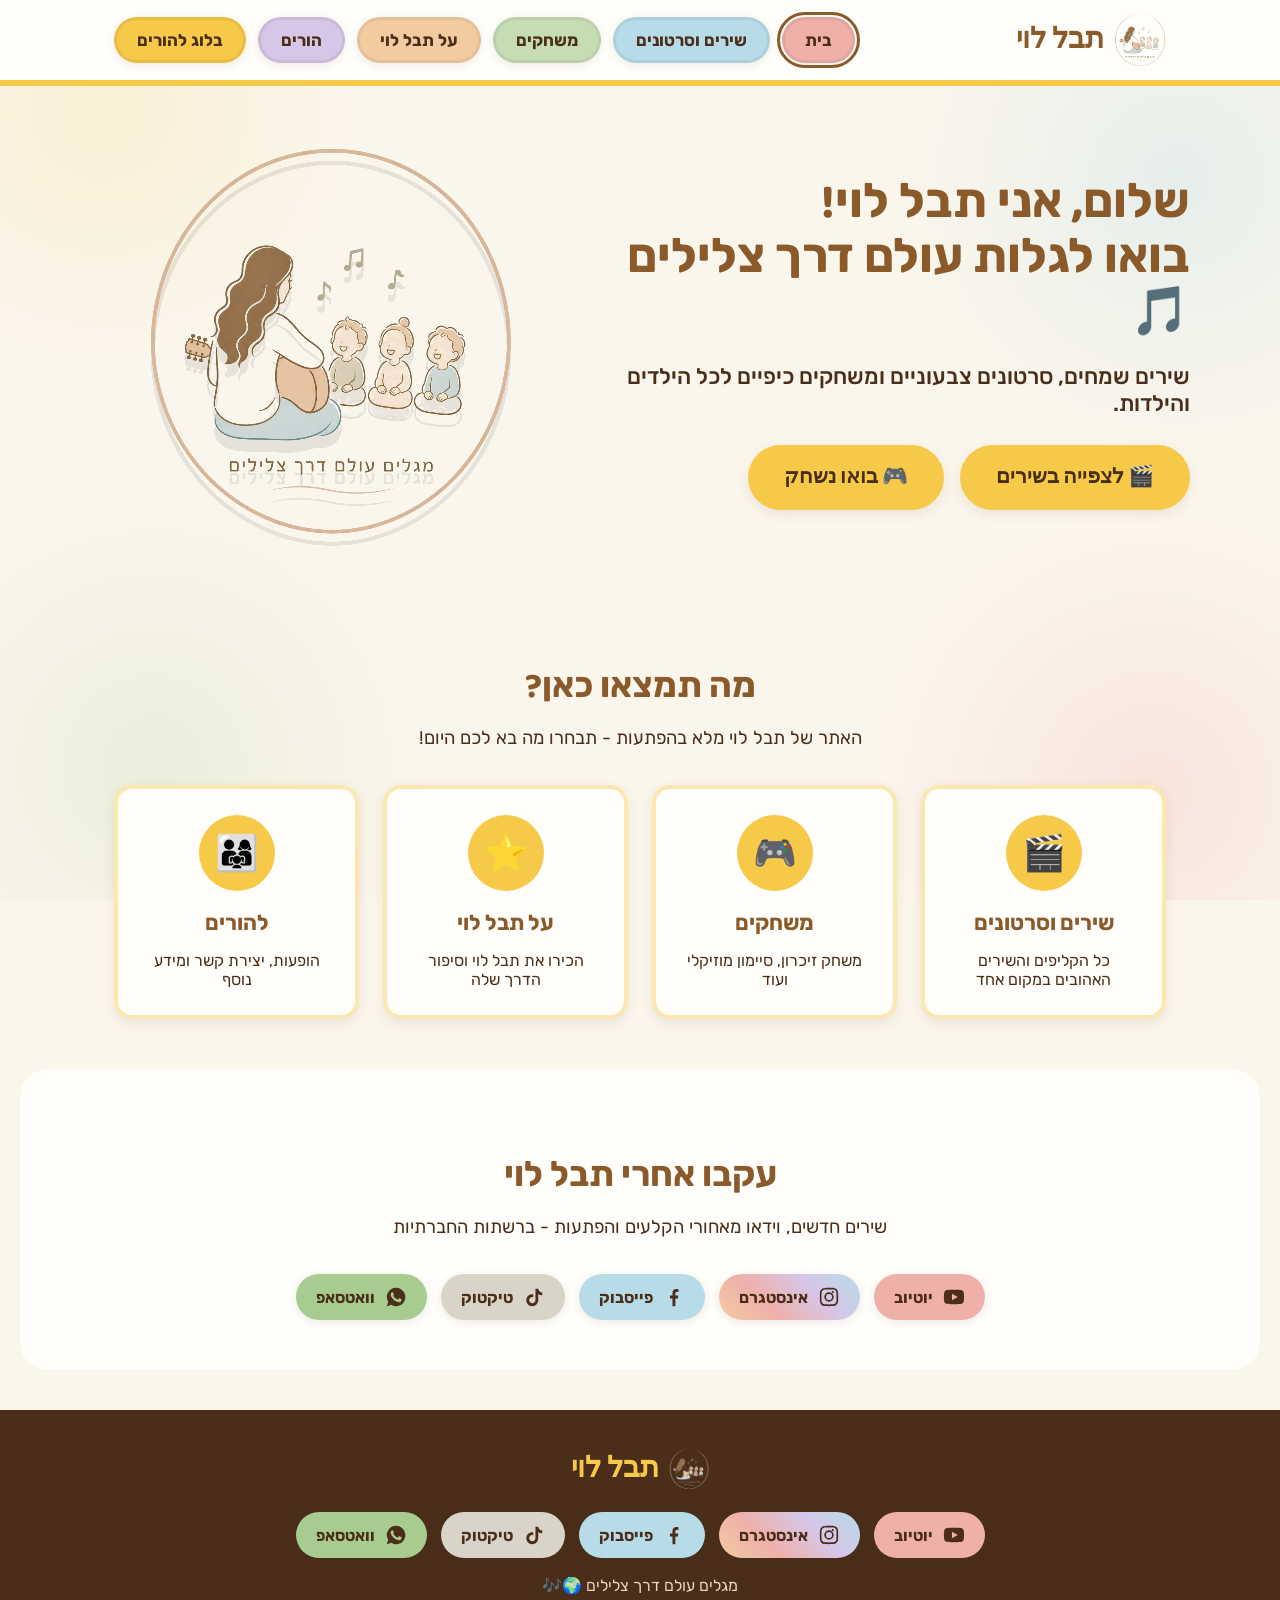
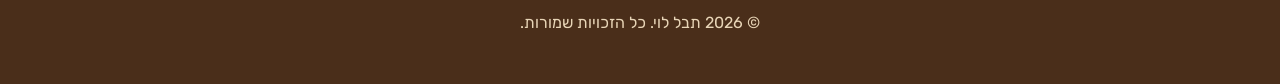
<file: index.html>
<!DOCTYPE html>
<html lang="he" dir="rtl">
<head>
<meta charset="UTF-8">
<meta name="viewport" content="width=device-width, initial-scale=1.0">
<title>תבל לוי | שירי ילדים - מגלים עולם דרך צלילים</title>
<meta name="description" content="האתר הרשמי של תבל לוי - כותבת, מלחינה וזמרת מוסיקת ילדים. שירים, סרטונים, משחקים ועוד!">
<link rel="preconnect" href="https://fonts.googleapis.com">
<link href="https://fonts.googleapis.com/css2?family=Baloo+2:wght@500;700;800&family=Rubik:wght@400;500;700&display=swap" rel="stylesheet">
<link rel="stylesheet" href="styles.css?v=3">
<script type="application/ld+json">
{
  "@context": "https://schema.org",
  "@type": "Person",
  "name": "תבל לוי",
  "alternateName": "תבל לוי",
  "url": "https://krispinanni-blip.github.io/tevel/",
  "image": "https://krispinanni-blip.github.io/tevel/images/tevel-logo.png",
  "description": "כותבת, מלחינה וזמרת מוסיקת ילדים - מגלים עולם דרך צלילים",
  "jobTitle": "אמנית מוסיקת ילדים",
  "email": "mailto:tevel44@gmail.com",
  "sameAs": [
    "https://www.youtube.com/@tevelkidsmusic",
    "https://www.instagram.com/tevelkidsmusic",
    "https://www.facebook.com/tevel.music",
    "https://www.tiktok.com/@tevelkidsmusic"
  ]
}
</script>
</head>
<body>

<header class="site-header">
  <div class="header-inner">
    <a href="index.html" class="logo">
      <img src="images/tevel-logo.png" alt="תבל לוי">
      תבל לוי
    </a>
    <button class="nav-toggle" id="navToggle" aria-label="פתח תפריט" aria-expanded="false">☰</button>
    <nav class="main-nav" id="mainNav">
      <ul>
        <li><a href="index.html" class="active">בית</a></li>
        <li><a href="songs.html">שירים וסרטונים</a></li>
        <li><a href="games.html">משחקים</a></li>
        <li><a href="about.html">על תבל לוי</a></li>
        <li><a href="parents.html">הורים</a></li>
        <li><a href="blog.html">בלוג להורים</a></li>
      </ul>
    </nav>
  </div>
</header>

<main>
  <section class="hero container">
    <div class="hero-inner">
      <div class="hero-text">
        <h1>שלום, אני תבל לוי!<br>בואו לגלות עולם דרך צלילים 🎵</h1>
        <p class="tagline">שירים שמחים, סרטונים צבעוניים ומשחקים כיפיים לכל הילדים והילדות.</p>
        <div class="hero-ctas">
          <a href="songs.html" class="btn btn-red">🎬 לצפייה בשירים</a>
          <a href="games.html" class="btn btn-blue">🎮 בואו נשחק</a>
        </div>
      </div>
      <div class="hero-image">
        <img src="images/tevel-logo.png" alt="איור של תבל לוי מחזיקה גיטרה">
      </div>
    </div>
  </section>

  <section class="section">
    <div class="container">
      <h2 class="section-title purple">מה תמצאו כאן?</h2>
      <p class="section-sub">האתר של תבל לוי מלא בהפתעות - תבחרו מה בא לכם היום!</p>
      <div class="card-grid">
        <a href="songs.html" class="card border-red">
          <div class="icon-circle bg-red">🎬</div>
          <h3>שירים וסרטונים</h3>
          <p>כל הקליפים והשירים האהובים במקום אחד</p>
        </a>
        <a href="games.html" class="card border-blue">
          <div class="icon-circle bg-blue">🎮</div>
          <h3>משחקים</h3>
          <p>משחק זיכרון, סיימון מוזיקלי ועוד</p>
        </a>
        <a href="about.html" class="card border-green">
          <div class="icon-circle bg-green">⭐</div>
          <h3>על תבל לוי</h3>
          <p>הכירו את תבל לוי וסיפור הדרך שלה</p>
        </a>
        <a href="parents.html" class="card border-orange">
          <div class="icon-circle bg-orange">👨‍👩‍👧</div>
          <h3>להורים</h3>
          <p>הופעות, יצירת קשר ומידע נוסף</p>
        </a>
      </div>
    </div>
  </section>

  <section class="section" style="background:var(--white); border-radius: var(--radius-lg); margin:0 20px;">
    <div class="container" style="text-align:center;">
      <h2 class="section-title blue">עקבו אחרי תבל לוי</h2>
      <p class="section-sub">שירים חדשים, וידאו מאחורי הקלעים והפתעות - ברשתות החברתיות</p>
      <div class="social-links" style="justify-content:center;">
        <a class="social-link social-youtube" href="https://www.youtube.com/@tevelkidsmusic" target="_blank" rel="noopener">
          <svg viewBox="0 0 24 24"><path d="M23 12s0-3.6-.5-5.3c-.3-1-1-1.8-2-2C18.5 4.2 12 4.2 12 4.2s-6.5 0-8.5.5c-1 .2-1.7 1-2 2C1 8.4 1 12 1 12s0 3.6.5 5.3c.3 1 1 1.8 2 2 2 .5 8.5.5 8.5.5s6.5 0 8.5-.5c1-.2 1.7-1 2-2 .5-1.7.5-5.3.5-5.3zM9.8 15.5V8.5l6.4 3.5-6.4 3.5z"/></svg>
          יוטיוב
        </a>
        <a class="social-link social-instagram" href="https://www.instagram.com/tevelkidsmusic" target="_blank" rel="noopener">
          <svg viewBox="0 0 24 24"><path d="M12 2c-2.7 0-3.05.01-4.12.06-1.06.05-1.79.22-2.43.47-.66.26-1.22.6-1.77 1.16-.56.55-.9 1.11-1.16 1.77-.25.64-.42 1.37-.47 2.43C2 8.95 2 9.3 2 12s.01 3.05.06 4.12c.05 1.06.22 1.79.47 2.43.26.66.6 1.22 1.16 1.77.55.56 1.11.9 1.77 1.16.64.25 1.37.42 2.43.47C8.95 22 9.3 22 12 22s3.05-.01 4.12-.06c1.06-.05 1.79-.22 2.43-.47.66-.26 1.22-.6 1.77-1.16.56-.55.9-1.11 1.16-1.77.25-.64.42-1.37.47-2.43.05-1.07.06-1.42.06-4.12s-.01-3.05-.06-4.12c-.05-1.06-.22-1.79-.47-2.43-.26-.66-.6-1.22-1.16-1.77-.55-.56-1.11-.9-1.77-1.16-.64-.25-1.37-.42-2.43-.47C15.05 2.01 14.7 2 12 2zm0 1.8c2.65 0 2.96.01 4.01.06.97.04 1.5.2 1.85.34.46.18.79.4 1.14.75.35.35.57.68.75 1.14.14.35.3.88.34 1.85.05 1.05.06 1.36.06 4.01s-.01 2.96-.06 4.01c-.04.97-.2 1.5-.34 1.85-.18.46-.4.79-.75 1.14-.35.35-.68.57-1.14.75-.35.14-.88.3-1.85.34-1.05.05-1.36.06-4.01.06s-2.96-.01-4.01-.06c-.97-.04-1.5-.2-1.85-.34-.46-.18-.79-.4-1.14-.75-.35-.35-.57-.68-.75-1.14-.14-.35-.3-.88-.34-1.85C3.8 14.96 3.8 14.65 3.8 12s.01-2.96.06-4.01c.04-.97.2-1.5.34-1.85.18-.46.4-.79.75-1.14.35-.35.68-.57 1.14-.75.35-.14.88-.3 1.85-.34C9.04 3.8 9.35 3.8 12 3.8zm0 3.05a5.15 5.15 0 100 10.3 5.15 5.15 0 000-10.3zm0 8.5a3.35 3.35 0 110-6.7 3.35 3.35 0 010 6.7zm5.35-8.7a1.2 1.2 0 11-2.4 0 1.2 1.2 0 012.4 0z"/></svg>
          אינסטגרם
        </a>
        <a class="social-link social-facebook" href="https://www.facebook.com/tevel.music" target="_blank" rel="noopener">
          <svg viewBox="0 0 24 24"><path d="M13.5 22v-8.4h2.8l.4-3.3h-3.2V8.1c0-.95.27-1.6 1.63-1.6h1.74V3.55C16.6 3.5 15.6 3.4 14.4 3.4c-2.4 0-4.05 1.47-4.05 4.17v2.7H7.6v3.3h2.75V22h3.15z"/></svg>
          פייסבוק
        </a>
        <a class="social-link social-tiktok" href="https://www.tiktok.com/@tevelkidsmusic" target="_blank" rel="noopener">
          <svg viewBox="0 0 24 24"><path d="M16.6 3c.4 2.2 2 3.9 4.4 4.1v3c-1.6.1-3-.4-4.4-1.3v6.7c0 3.6-2.9 6.5-6.5 6.5S3.6 19.1 3.6 15.5 6.5 9 10.1 9c.4 0 .8 0 1.1.1v3.1c-.4-.1-.7-.2-1.1-.2-1.9 0-3.4 1.5-3.4 3.4s1.5 3.4 3.4 3.4 3.5-1.5 3.5-3.4V3h3z"/></svg>
          טיקטוק
        </a>
        <a class="social-link social-whatsapp" href="https://wa.me/972544660844" target="_blank" rel="noopener">
          <svg viewBox="0 0 24 24"><path d="M12 2a10 10 0 00-8.5 15.2L2 22l4.9-1.5A10 10 0 1012 2zm5.9 14.3c-.3.7-1.4 1.3-2 1.4-.5.1-1.1.2-3.5-.7-3-1.2-4.9-4.2-5-4.4-.1-.2-1.2-1.6-1.2-3s.8-2.1 1-2.4c.2-.2.5-.3.7-.3h.5c.2 0 .4 0 .5.4.2.5.7 1.7.7 1.9.1.2.1.3 0 .5-.1.2-.2.3-.3.5-.2.2-.3.3-.1.6.2.3.9 1.4 1.9 2.3 1.3 1.1 2.4 1.5 2.7 1.6.3.1.5.1.6-.1.2-.2.7-.8.9-1.1.2-.3.4-.2.6-.1l1.7.8c.2.1.3.2.4.3.1.2.1 1-.2 1.7z"/></svg>
          וואטסאפ
        </a>
      </div>
    </div>
  </section>
</main>

<footer class="site-footer">
  <div class="container">
    <div class="logo" style="justify-content:center; color:var(--yellow);">
      <img src="images/tevel-logo.png" alt="תבל לוי" style="width:40px;height:40px;object-fit:cover;border-radius:50%;">
      תבל לוי
    </div>
    <div class="social-links">
      <a class="social-link social-youtube" href="https://www.youtube.com/@tevelkidsmusic" target="_blank" rel="noopener" aria-label="יוטיוב">
        <svg viewBox="0 0 24 24"><path d="M23 12s0-3.6-.5-5.3c-.3-1-1-1.8-2-2C18.5 4.2 12 4.2 12 4.2s-6.5 0-8.5.5c-1 .2-1.7 1-2 2C1 8.4 1 12 1 12s0 3.6.5 5.3c.3 1 1 1.8 2 2 2 .5 8.5.5 8.5.5s6.5 0 8.5-.5c1-.2 1.7-1 2-2 .5-1.7.5-5.3.5-5.3zM9.8 15.5V8.5l6.4 3.5-6.4 3.5z"/></svg>
        יוטיוב
      </a>
      <a class="social-link social-instagram" href="https://www.instagram.com/tevelkidsmusic" target="_blank" rel="noopener" aria-label="אינסטגרם">
        <svg viewBox="0 0 24 24"><path d="M12 2c-2.7 0-3.05.01-4.12.06-1.06.05-1.79.22-2.43.47-.66.26-1.22.6-1.77 1.16-.56.55-.9 1.11-1.16 1.77-.25.64-.42 1.37-.47 2.43C2 8.95 2 9.3 2 12s.01 3.05.06 4.12c.05 1.06.22 1.79.47 2.43.26.66.6 1.22 1.16 1.77.55.56 1.11.9 1.77 1.16.64.25 1.37.42 2.43.47C8.95 22 9.3 22 12 22s3.05-.01 4.12-.06c1.06-.05 1.79-.22 2.43-.47.66-.26 1.22-.6 1.77-1.16.56-.55.9-1.11 1.16-1.77.25-.64.42-1.37.47-2.43.05-1.07.06-1.42.06-4.12s-.01-3.05-.06-4.12c-.05-1.06-.22-1.79-.47-2.43-.26-.66-.6-1.22-1.16-1.77-.55-.56-1.11-.9-1.77-1.16-.64-.25-1.37-.42-2.43-.47C15.05 2.01 14.7 2 12 2zm0 1.8c2.65 0 2.96.01 4.01.06.97.04 1.5.2 1.85.34.46.18.79.4 1.14.75.35.35.57.68.75 1.14.14.35.3.88.34 1.85.05 1.05.06 1.36.06 4.01s-.01 2.96-.06 4.01c-.04.97-.2 1.5-.34 1.85-.18.46-.4.79-.75 1.14-.35.35-.68.57-1.14.75-.35.14-.88.3-1.85.34-1.05.05-1.36.06-4.01.06s-2.96-.01-4.01-.06c-.97-.04-1.5-.2-1.85-.34-.46-.18-.79-.4-1.14-.75-.35-.35-.57-.68-.75-1.14-.14-.35-.3-.88-.34-1.85C3.8 14.96 3.8 14.65 3.8 12s.01-2.96.06-4.01c.04-.97.2-1.5.34-1.85.18-.46.4-.79.75-1.14.35-.35.68-.57 1.14-.75.35-.14.88-.3 1.85-.34C9.04 3.8 9.35 3.8 12 3.8zm0 3.05a5.15 5.15 0 100 10.3 5.15 5.15 0 000-10.3zm0 8.5a3.35 3.35 0 110-6.7 3.35 3.35 0 010 6.7zm5.35-8.7a1.2 1.2 0 11-2.4 0 1.2 1.2 0 012.4 0z"/></svg>
        אינסטגרם
      </a>
      <a class="social-link social-facebook" href="https://www.facebook.com/tevel.music" target="_blank" rel="noopener" aria-label="פייסבוק">
        <svg viewBox="0 0 24 24"><path d="M13.5 22v-8.4h2.8l.4-3.3h-3.2V8.1c0-.95.27-1.6 1.63-1.6h1.74V3.55C16.6 3.5 15.6 3.4 14.4 3.4c-2.4 0-4.05 1.47-4.05 4.17v2.7H7.6v3.3h2.75V22h3.15z"/></svg>
        פייסבוק
      </a>
      <a class="social-link social-tiktok" href="https://www.tiktok.com/@tevelkidsmusic" target="_blank" rel="noopener" aria-label="טיקטוק">
        <svg viewBox="0 0 24 24"><path d="M16.6 3c.4 2.2 2 3.9 4.4 4.1v3c-1.6.1-3-.4-4.4-1.3v6.7c0 3.6-2.9 6.5-6.5 6.5S3.6 19.1 3.6 15.5 6.5 9 10.1 9c.4 0 .8 0 1.1.1v3.1c-.4-.1-.7-.2-1.1-.2-1.9 0-3.4 1.5-3.4 3.4s1.5 3.4 3.4 3.4 3.5-1.5 3.5-3.4V3h3z"/></svg>
        טיקטוק
      </a>
      <a class="social-link social-whatsapp" href="https://wa.me/972544660844" target="_blank" rel="noopener" aria-label="וואטסאפ">
        <svg viewBox="0 0 24 24"><path d="M12 2a10 10 0 00-8.5 15.2L2 22l4.9-1.5A10 10 0 1012 2zm5.9 14.3c-.3.7-1.4 1.3-2 1.4-.5.1-1.1.2-3.5-.7-3-1.2-4.9-4.2-5-4.4-.1-.2-1.2-1.6-1.2-3s.8-2.1 1-2.4c.2-.2.5-.3.7-.3h.5c.2 0 .4 0 .5.4.2.5.7 1.7.7 1.9.1.2.1.3 0 .5-.1.2-.2.3-.3.5-.2.2-.3.3-.1.6.2.3.9 1.4 1.9 2.3 1.3 1.1 2.4 1.5 2.7 1.6.3.1.5.1.6-.1.2-.2.7-.8.9-1.1.2-.3.4-.2.6-.1l1.7.8c.2.1.3.2.4.3.1.2.1 1-.2 1.7z"/></svg>
        וואטסאפ
      </a>
    </div>
    <p>מגלים עולם דרך צלילים 🌍🎶</p>
    <p>© 2026 תבל לוי. כל הזכויות שמורות.</p>
  </div>
</footer>

<script src="script.js"></script>
</body>
</html>
</file>
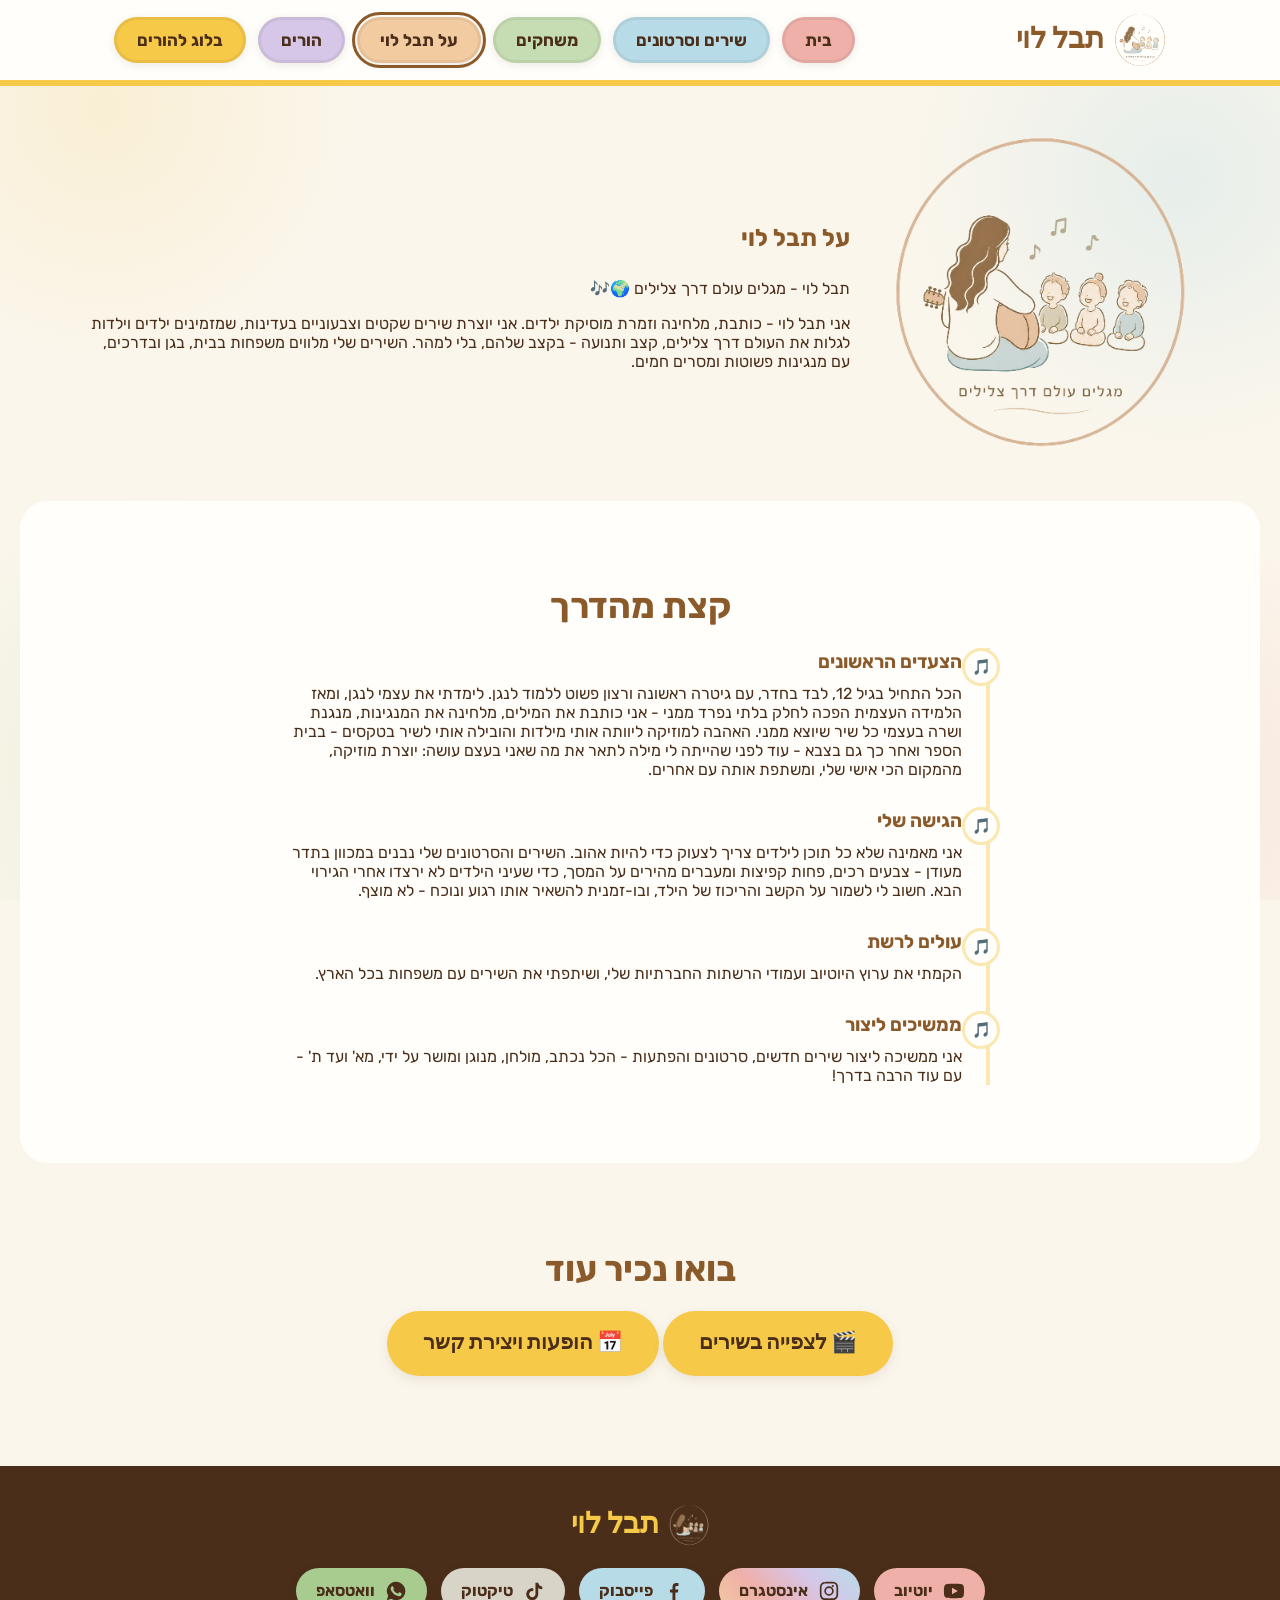
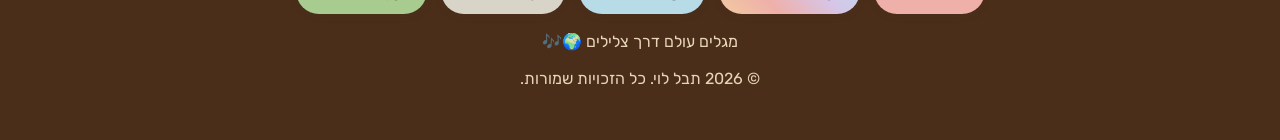
<file: about.html>
<!DOCTYPE html>
<html lang="he" dir="rtl">
<head>
<meta charset="UTF-8">
<meta name="viewport" content="width=device-width, initial-scale=1.0">
<title>על תבל לוי | תבל לוי</title>
<meta name="description" content="הכירו את תבל לוי - כותבת, מלחינה וזמרת מוסיקת ילדים. מגלים עולם דרך צלילים.">
<link rel="preconnect" href="https://fonts.googleapis.com">
<link href="https://fonts.googleapis.com/css2?family=Baloo+2:wght@500;700;800&family=Rubik:wght@400;500;700&display=swap" rel="stylesheet">
<link rel="stylesheet" href="styles.css?v=3">
</head>
<body>

<header class="site-header">
  <div class="header-inner">
    <a href="index.html" class="logo">
      <img src="images/tevel-logo.png" alt="תבל לוי">
      תבל לוי
    </a>
    <button class="nav-toggle" id="navToggle" aria-label="פתח תפריט" aria-expanded="false">☰</button>
    <nav class="main-nav" id="mainNav">
      <ul>
        <li><a href="index.html">בית</a></li>
        <li><a href="songs.html">שירים וסרטונים</a></li>
        <li><a href="games.html">משחקים</a></li>
        <li><a href="about.html" class="active">על תבל לוי</a></li>
        <li><a href="parents.html">הורים</a></li>
        <li><a href="blog.html">בלוג להורים</a></li>
      </ul>
    </nav>
  </div>
</header>

<main>
  <section class="section container">
    <div class="about-hero">
      <img src="images/tevel-logo.png" alt="איור של תבל לוי">
      <div class="hero-text">
        <h1>על תבל לוי</h1>
        <p class="tagline">תבל לוי - מגלים עולם דרך צלילים 🌍🎶</p>
        <p>אני תבל לוי - כותבת, מלחינה וזמרת מוסיקת ילדים. אני יוצרת שירים שקטים וצבעוניים בעדינות, שמזמינים ילדים וילדות לגלות את העולם דרך צלילים, קצב ותנועה - בקצב שלהם, בלי למהר. השירים שלי מלווים משפחות בבית, בגן ובדרכים, עם מנגינות פשוטות ומסרים חמים.</p>
      </div>
    </div>
  </section>

  <section class="section" style="background:var(--white); border-radius: var(--radius-lg); margin:0 20px;">
    <div class="container">
      <h2 class="section-title blue">קצת מהדרך</h2>
      <div class="timeline">
        <div class="timeline-item">
          <h3>הצעדים הראשונים</h3>
          <p>הכל התחיל בגיל 12, לבד בחדר, עם גיטרה ראשונה ורצון פשוט ללמוד לנגן. לימדתי את עצמי לנגן, ומאז הלמידה העצמית הפכה לחלק בלתי נפרד ממני - אני כותבת את המילים, מלחינה את המנגינות, מנגנת ושרה בעצמי כל שיר שיוצא ממני. האהבה למוזיקה ליוותה אותי מילדות והובילה אותי לשיר בטקסים - בבית הספר ואחר כך גם בצבא - עוד לפני שהייתה לי מילה לתאר את מה שאני בעצם עושה: יוצרת מוזיקה, מהמקום הכי אישי שלי, ומשתפת אותה עם אחרים.</p>
        </div>
        <div class="timeline-item">
          <h3>הגישה שלי</h3>
          <p>אני מאמינה שלא כל תוכן לילדים צריך לצעוק כדי להיות אהוב. השירים והסרטונים שלי נבנים במכוון בתדר מעודן - צבעים רכים, פחות קפיצות ומעברים מהירים על המסך, כדי שעיני הילדים לא ירצדו אחרי הגירוי הבא. חשוב לי לשמור על הקשב והריכוז של הילד, ובו-זמנית להשאיר אותו רגוע ונוכח - לא מוצף.</p>
        </div>
        <div class="timeline-item">
          <h3>עולים לרשת</h3>
          <p>הקמתי את ערוץ היוטיוב ועמודי הרשתות החברתיות שלי, ושיתפתי את השירים עם משפחות בכל הארץ.</p>
        </div>
        <div class="timeline-item">
          <h3>ממשיכים ליצור</h3>
          <p>אני ממשיכה ליצור שירים חדשים, סרטונים והפתעות - הכל נכתב, מולחן, מנוגן ומושר על ידי, מא' ועד ת' - עם עוד הרבה בדרך!</p>
        </div>
      </div>
    </div>
  </section>

  <section class="section" style="text-align:center;">
    <div class="container">
      <h2 class="section-title purple">בואו נכיר עוד</h2>
      <a class="btn btn-red" href="songs.html">🎬 לצפייה בשירים</a>
      <a class="btn btn-orange" href="parents.html">📅 הופעות ויצירת קשר</a>
    </div>
  </section>
</main>

<footer class="site-footer">
  <div class="container">
    <div class="logo" style="justify-content:center; color:var(--yellow);">
      <img src="images/tevel-logo.png" alt="תבל לוי" style="width:40px;height:40px;object-fit:cover;border-radius:50%;">
      תבל לוי
    </div>
    <div class="social-links">
      <a class="social-link social-youtube" href="https://www.youtube.com/@tevelkidsmusic" target="_blank" rel="noopener" aria-label="יוטיוב">
        <svg viewBox="0 0 24 24"><path d="M23 12s0-3.6-.5-5.3c-.3-1-1-1.8-2-2C18.5 4.2 12 4.2 12 4.2s-6.5 0-8.5.5c-1 .2-1.7 1-2 2C1 8.4 1 12 1 12s0 3.6.5 5.3c.3 1 1 1.8 2 2 2 .5 8.5.5 8.5.5s6.5 0 8.5-.5c1-.2 1.7-1 2-2 .5-1.7.5-5.3.5-5.3zM9.8 15.5V8.5l6.4 3.5-6.4 3.5z"/></svg>
        יוטיוב
      </a>
      <a class="social-link social-instagram" href="https://www.instagram.com/tevelkidsmusic" target="_blank" rel="noopener" aria-label="אינסטגרם">
        <svg viewBox="0 0 24 24"><path d="M12 2c-2.7 0-3.05.01-4.12.06-1.06.05-1.79.22-2.43.47-.66.26-1.22.6-1.77 1.16-.56.55-.9 1.11-1.16 1.77-.25.64-.42 1.37-.47 2.43C2 8.95 2 9.3 2 12s.01 3.05.06 4.12c.05 1.06.22 1.79.47 2.43.26.66.6 1.22 1.16 1.77.55.56 1.11.9 1.77 1.16.64.25 1.37.42 2.43.47C8.95 22 9.3 22 12 22s3.05-.01 4.12-.06c1.06-.05 1.79-.22 2.43-.47.66-.26 1.22-.6 1.77-1.16.56-.55.9-1.11 1.16-1.77.25-.64.42-1.37.47-2.43.05-1.07.06-1.42.06-4.12s-.01-3.05-.06-4.12c-.05-1.06-.22-1.79-.47-2.43-.26-.66-.6-1.22-1.16-1.77-.55-.56-1.11-.9-1.77-1.16-.64-.25-1.37-.42-2.43-.47C15.05 2.01 14.7 2 12 2zm0 1.8c2.65 0 2.96.01 4.01.06.97.04 1.5.2 1.85.34.46.18.79.4 1.14.75.35.35.57.68.75 1.14.14.35.3.88.34 1.85.05 1.05.06 1.36.06 4.01s-.01 2.96-.06 4.01c-.04.97-.2 1.5-.34 1.85-.18.46-.4.79-.75 1.14-.35.35-.68.57-1.14.75-.35.14-.88.3-1.85.34-1.05.05-1.36.06-4.01.06s-2.96-.01-4.01-.06c-.97-.04-1.5-.2-1.85-.34-.46-.18-.79-.4-1.14-.75-.35-.35-.57-.68-.75-1.14-.14-.35-.3-.88-.34-1.85C3.8 14.96 3.8 14.65 3.8 12s.01-2.96.06-4.01c.04-.97.2-1.5.34-1.85.18-.46.4-.79.75-1.14.35-.35.68-.57 1.14-.75.35-.14.88-.3 1.85-.34C9.04 3.8 9.35 3.8 12 3.8zm0 3.05a5.15 5.15 0 100 10.3 5.15 5.15 0 000-10.3zm0 8.5a3.35 3.35 0 110-6.7 3.35 3.35 0 010 6.7zm5.35-8.7a1.2 1.2 0 11-2.4 0 1.2 1.2 0 012.4 0z"/></svg>
        אינסטגרם
      </a>
      <a class="social-link social-facebook" href="https://www.facebook.com/tevel.music" target="_blank" rel="noopener" aria-label="פייסבוק">
        <svg viewBox="0 0 24 24"><path d="M13.5 22v-8.4h2.8l.4-3.3h-3.2V8.1c0-.95.27-1.6 1.63-1.6h1.74V3.55C16.6 3.5 15.6 3.4 14.4 3.4c-2.4 0-4.05 1.47-4.05 4.17v2.7H7.6v3.3h2.75V22h3.15z"/></svg>
        פייסבוק
      </a>
      <a class="social-link social-tiktok" href="https://www.tiktok.com/@tevelkidsmusic" target="_blank" rel="noopener" aria-label="טיקטוק">
        <svg viewBox="0 0 24 24"><path d="M16.6 3c.4 2.2 2 3.9 4.4 4.1v3c-1.6.1-3-.4-4.4-1.3v6.7c0 3.6-2.9 6.5-6.5 6.5S3.6 19.1 3.6 15.5 6.5 9 10.1 9c.4 0 .8 0 1.1.1v3.1c-.4-.1-.7-.2-1.1-.2-1.9 0-3.4 1.5-3.4 3.4s1.5 3.4 3.4 3.4 3.5-1.5 3.5-3.4V3h3z"/></svg>
        טיקטוק
      </a>
      <a class="social-link social-whatsapp" href="https://wa.me/972544660844" target="_blank" rel="noopener" aria-label="וואטסאפ">
        <svg viewBox="0 0 24 24"><path d="M12 2a10 10 0 00-8.5 15.2L2 22l4.9-1.5A10 10 0 1012 2zm5.9 14.3c-.3.7-1.4 1.3-2 1.4-.5.1-1.1.2-3.5-.7-3-1.2-4.9-4.2-5-4.4-.1-.2-1.2-1.6-1.2-3s.8-2.1 1-2.4c.2-.2.5-.3.7-.3h.5c.2 0 .4 0 .5.4.2.5.7 1.7.7 1.9.1.2.1.3 0 .5-.1.2-.2.3-.3.5-.2.2-.3.3-.1.6.2.3.9 1.4 1.9 2.3 1.3 1.1 2.4 1.5 2.7 1.6.3.1.5.1.6-.1.2-.2.7-.8.9-1.1.2-.3.4-.2.6-.1l1.7.8c.2.1.3.2.4.3.1.2.1 1-.2 1.7z"/></svg>
        וואטסאפ
      </a>
    </div>
    <p>מגלים עולם דרך צלילים 🌍🎶</p>
    <p>© 2026 תבל לוי. כל הזכויות שמורות.</p>
  </div>
</footer>

<script src="script.js"></script>
</body>
</html>
</file>
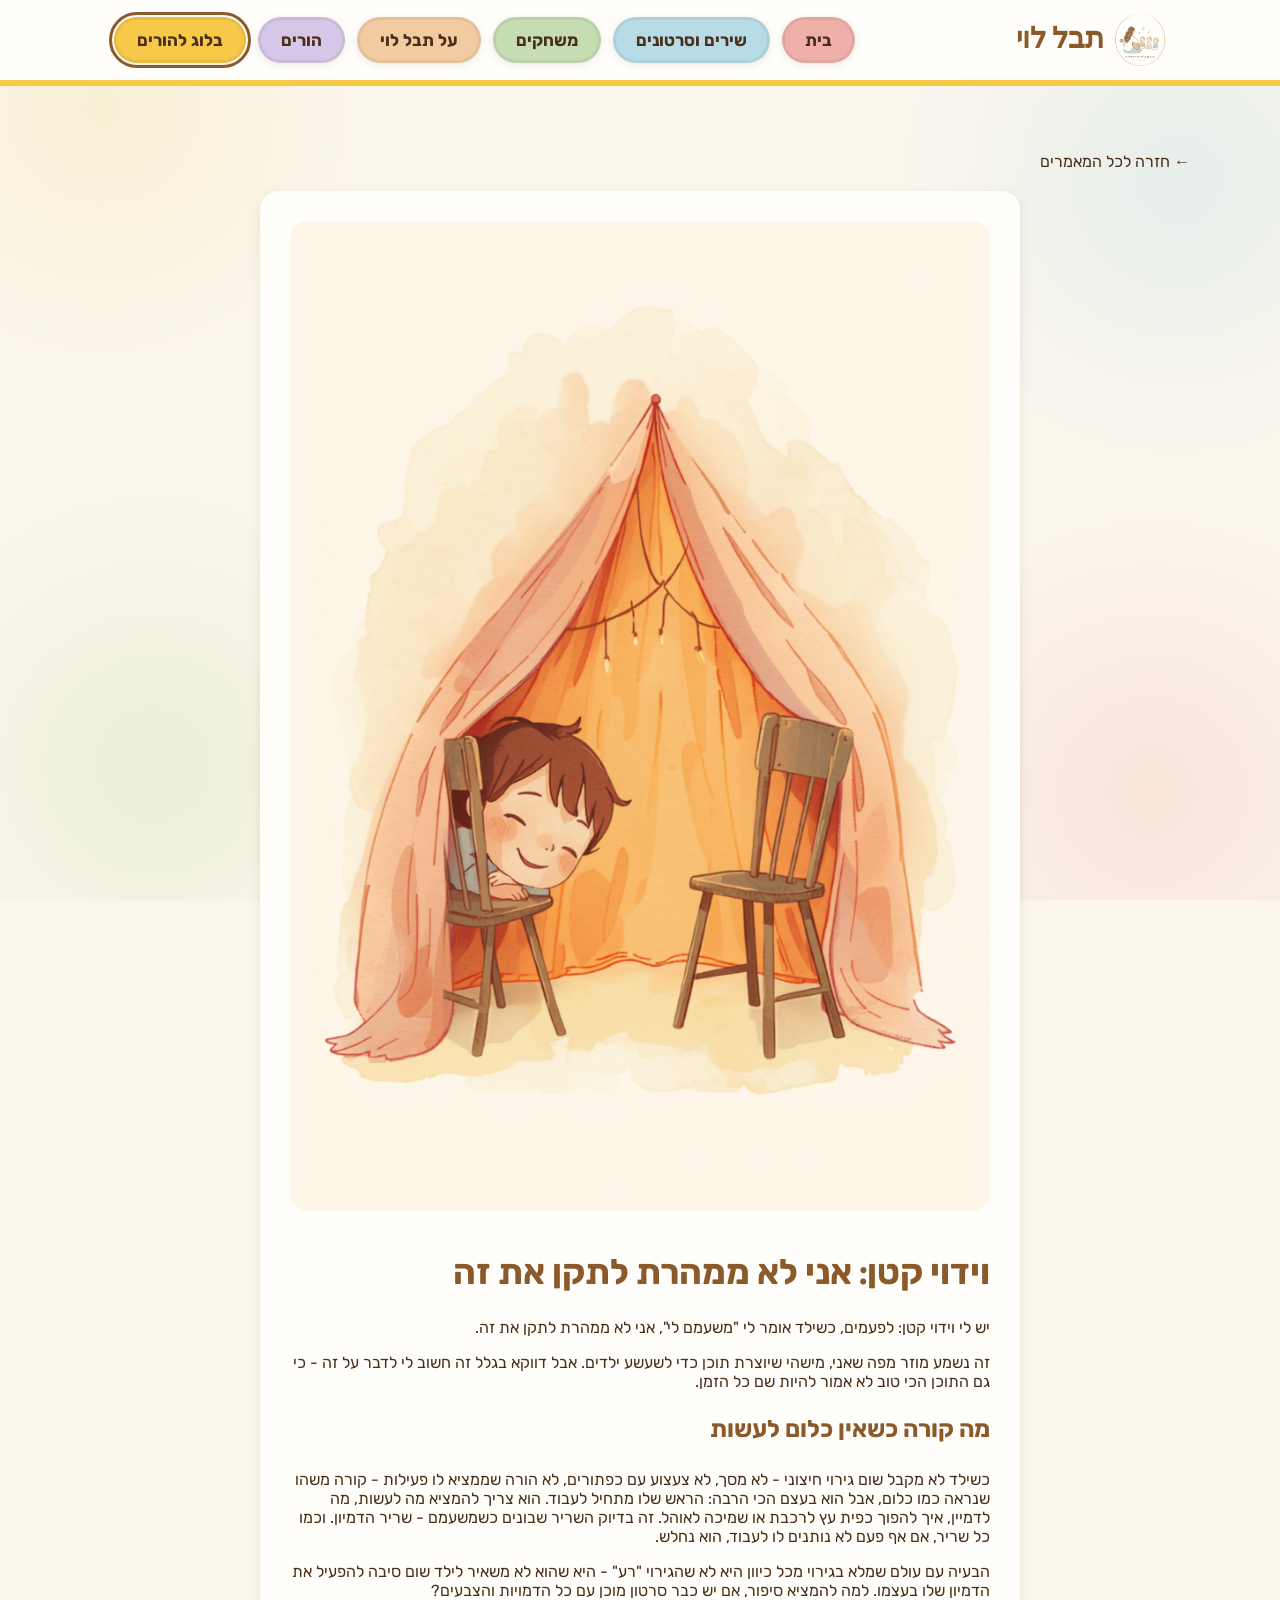
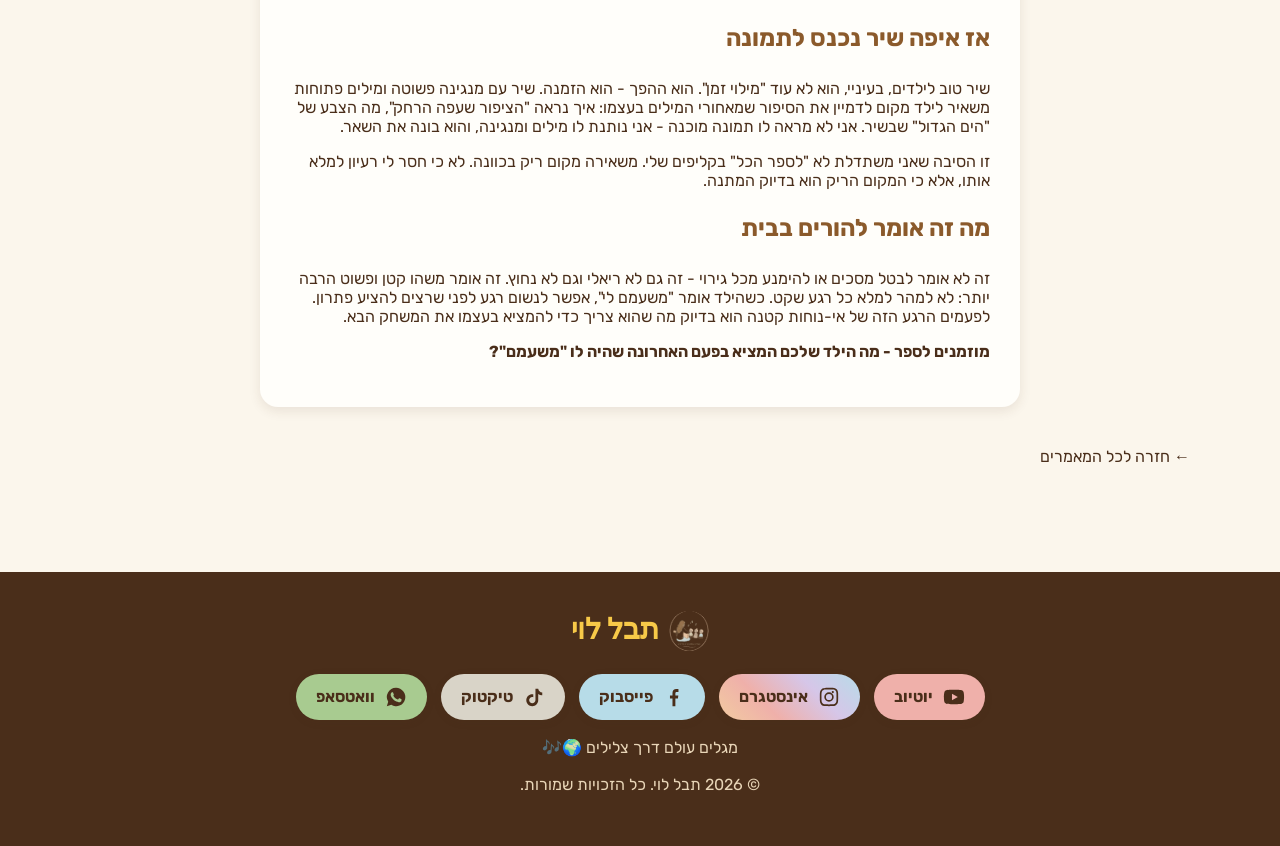
<file: blog-boredom-imagination.html>
<!DOCTYPE html>
<html lang="he" dir="rtl">
<head>
<meta charset="UTF-8">
<meta name="viewport" content="width=device-width, initial-scale=1.0">
<title>וידוי קטן: אני לא ממהרת לתקן את זה | בלוג תבל לוי</title>
<meta name="description" content="למה שעמום הוא בעצם מתנה לדמיון של הילד, ולא בעיה שצריך למהר לפתור - מאת תבל לוי.">
<link rel="preconnect" href="https://fonts.googleapis.com">
<link href="https://fonts.googleapis.com/css2?family=Baloo+2:wght@500;700;800&family=Rubik:wght@400;500;700&display=swap" rel="stylesheet">
<link rel="stylesheet" href="styles.css?v=3">
</head>
<body>

<header class="site-header">
  <div class="header-inner">
    <a href="index.html" class="logo">
      <img src="images/tevel-logo.png" alt="תבל לוי">
      תבל לוי
    </a>
    <button class="nav-toggle" id="navToggle" aria-label="פתח תפריט" aria-expanded="false">☰</button>
    <nav class="main-nav" id="mainNav">
      <ul>
        <li><a href="index.html">בית</a></li>
        <li><a href="songs.html">שירים וסרטונים</a></li>
        <li><a href="games.html">משחקים</a></li>
        <li><a href="about.html">על תבל לוי</a></li>
        <li><a href="parents.html">הורים</a></li>
        <li><a href="blog.html" class="active">בלוג להורים</a></li>
      </ul>
    </nav>
  </div>
</header>

<main>
  <section class="section container">
    <p><a href="blog.html">← חזרה לכל המאמרים</a></p>
    <article class="info-card" style="max-width:760px; margin:20px auto 40px;">
      <img src="images/blog-boredom-imagination.png" alt="ילד מציץ בחיוך מתוך אוהל שמיכות ביתי לאור חם ורך" style="border-radius: var(--radius-md); margin-bottom:24px;">
      <h1 class="section-title green" style="text-align:right;">וידוי קטן: אני לא ממהרת לתקן את זה</h1>
      <p>יש לי וידוי קטן: לפעמים, כשילד אומר לי "משעמם לי", אני לא ממהרת לתקן את זה.</p>
      <p>זה נשמע מוזר מפה שאני, מישהי שיוצרת תוכן כדי לשעשע ילדים. אבל דווקא בגלל זה חשוב לי לדבר על זה - כי גם התוכן הכי טוב לא אמור להיות שם כל הזמן.</p>

      <h2>מה קורה כשאין כלום לעשות</h2>
      <p>כשילד לא מקבל שום גירוי חיצוני - לא מסך, לא צעצוע עם כפתורים, לא הורה שממציא לו פעילות - קורה משהו שנראה כמו כלום, אבל הוא בעצם הכי הרבה: הראש שלו מתחיל לעבוד. הוא צריך להמציא מה לעשות, מה לדמיין, איך להפוך כפית עץ לרכבת או שמיכה לאוהל. זה בדיוק השריר שבונים כשמשעמם - שריר הדמיון. וכמו כל שריר, אם אף פעם לא נותנים לו לעבוד, הוא נחלש.</p>
      <p>הבעיה עם עולם שמלא בגירוי מכל כיוון היא לא שהגירוי "רע" - היא שהוא לא משאיר לילד שום סיבה להפעיל את הדמיון שלו בעצמו. למה להמציא סיפור, אם יש כבר סרטון מוכן עם כל הדמויות והצבעים?</p>

      <h2>אז איפה שיר נכנס לתמונה</h2>
      <p>שיר טוב לילדים, בעיניי, הוא לא עוד "מילוי זמן". הוא ההפך - הוא הזמנה. שיר עם מנגינה פשוטה ומילים פתוחות משאיר לילד מקום לדמיין את הסיפור שמאחורי המילים בעצמו: איך נראה "הציפור שעפה הרחק", מה הצבע של "הים הגדול" שבשיר. אני לא מראה לו תמונה מוכנה - אני נותנת לו מילים ומנגינה, והוא בונה את השאר.</p>
      <p>זו הסיבה שאני משתדלת לא "לספר הכל" בקליפים שלי. משאירה מקום ריק בכוונה. לא כי חסר לי רעיון למלא אותו, אלא כי המקום הריק הוא בדיוק המתנה.</p>

      <h2>מה זה אומר להורים בבית</h2>
      <p>זה לא אומר לבטל מסכים או להימנע מכל גירוי - זה גם לא ריאלי וגם לא נחוץ. זה אומר משהו קטן ופשוט הרבה יותר: לא למהר למלא כל רגע שקט. כשהילד אומר "משעמם לי", אפשר לנשום רגע לפני שרצים להציע פתרון. לפעמים הרגע הזה של אי-נוחות קטנה הוא בדיוק מה שהוא צריך כדי להמציא בעצמו את המשחק הבא.</p>
      <p><strong>מוזמנים לספר - מה הילד שלכם המציא בפעם האחרונה שהיה לו "משעמם"?</strong></p>
    </article>
    <p><a href="blog.html">← חזרה לכל המאמרים</a></p>
  </section>
</main>

<footer class="site-footer">
  <div class="container">
    <div class="logo" style="justify-content:center; color:var(--yellow);">
      <img src="images/tevel-logo.png" alt="תבל לוי" style="width:40px;height:40px;object-fit:cover;border-radius:50%;">
      תבל לוי
    </div>
    <div class="social-links">
      <a class="social-link social-youtube" href="https://www.youtube.com/@tevelkidsmusic" target="_blank" rel="noopener" aria-label="יוטיוב">
        <svg viewBox="0 0 24 24"><path d="M23 12s0-3.6-.5-5.3c-.3-1-1-1.8-2-2C18.5 4.2 12 4.2 12 4.2s-6.5 0-8.5.5c-1 .2-1.7 1-2 2C1 8.4 1 12 1 12s0 3.6.5 5.3c.3 1 1 1.8 2 2 2 .5 8.5.5 8.5.5s6.5 0 8.5-.5c1-.2 1.7-1 2-2 .5-1.7.5-5.3.5-5.3zM9.8 15.5V8.5l6.4 3.5-6.4 3.5z"/></svg>
        יוטיוב
      </a>
      <a class="social-link social-instagram" href="https://www.instagram.com/tevelkidsmusic" target="_blank" rel="noopener" aria-label="אינסטגרם">
        <svg viewBox="0 0 24 24"><path d="M12 2c-2.7 0-3.05.01-4.12.06-1.06.05-1.79.22-2.43.47-.66.26-1.22.6-1.77 1.16-.56.55-.9 1.11-1.16 1.77-.25.64-.42 1.37-.47 2.43C2 8.95 2 9.3 2 12s.01 3.05.06 4.12c.05 1.06.22 1.79.47 2.43.26.66.6 1.22 1.16 1.77.55.56 1.11.9 1.77 1.16.64.25 1.37.42 2.43.47C8.95 22 9.3 22 12 22s3.05-.01 4.12-.06c1.06-.05 1.79-.22 2.43-.47.66-.26 1.22-.6 1.77-1.16.56-.55.9-1.11 1.16-1.77.25-.64.42-1.37.47-2.43.05-1.07.06-1.42.06-4.12s-.01-3.05-.06-4.12c-.05-1.06-.22-1.79-.47-2.43-.26-.66-.6-1.22-1.16-1.77-.55-.56-1.11-.9-1.77-1.16-.64-.25-1.37-.42-2.43-.47C15.05 2.01 14.7 2 12 2zm0 1.8c2.65 0 2.96.01 4.01.06.97.04 1.5.2 1.85.34.46.18.79.4 1.14.75.35.35.57.68.75 1.14.14.35.3.88.34 1.85.05 1.05.06 1.36.06 4.01s-.01 2.96-.06 4.01c-.04.97-.2 1.5-.34 1.85-.18.46-.4.79-.75 1.14-.35.35-.68.57-1.14.75-.35.14-.88.3-1.85.34-1.05.05-1.36.06-4.01.06s-2.96-.01-4.01-.06c-.97-.04-1.5-.2-1.85-.34-.46-.18-.79-.4-1.14-.75-.35-.35-.57-.68-.75-1.14-.14-.35-.3-.88-.34-1.85C3.8 14.96 3.8 14.65 3.8 12s.01-2.96.06-4.01c.04-.97.2-1.5.34-1.85.18-.46.4-.79.75-1.14.35-.35.68-.57 1.14-.75.35-.14.88-.3 1.85-.34C9.04 3.8 9.35 3.8 12 3.8zm0 3.05a5.15 5.15 0 100 10.3 5.15 5.15 0 000-10.3zm0 8.5a3.35 3.35 0 110-6.7 3.35 3.35 0 010 6.7zm5.35-8.7a1.2 1.2 0 11-2.4 0 1.2 1.2 0 012.4 0z"/></svg>
        אינסטגרם
      </a>
      <a class="social-link social-facebook" href="https://www.facebook.com/tevel.music" target="_blank" rel="noopener" aria-label="פייסבוק">
        <svg viewBox="0 0 24 24"><path d="M13.5 22v-8.4h2.8l.4-3.3h-3.2V8.1c0-.95.27-1.6 1.63-1.6h1.74V3.55C16.6 3.5 15.6 3.4 14.4 3.4c-2.4 0-4.05 1.47-4.05 4.17v2.7H7.6v3.3h2.75V22h3.15z"/></svg>
        פייסבוק
      </a>
      <a class="social-link social-tiktok" href="https://www.tiktok.com/@tevelkidsmusic" target="_blank" rel="noopener" aria-label="טיקטוק">
        <svg viewBox="0 0 24 24"><path d="M16.6 3c.4 2.2 2 3.9 4.4 4.1v3c-1.6.1-3-.4-4.4-1.3v6.7c0 3.6-2.9 6.5-6.5 6.5S3.6 19.1 3.6 15.5 6.5 9 10.1 9c.4 0 .8 0 1.1.1v3.1c-.4-.1-.7-.2-1.1-.2-1.9 0-3.4 1.5-3.4 3.4s1.5 3.4 3.4 3.4 3.5-1.5 3.5-3.4V3h3z"/></svg>
        טיקטוק
      </a>
      <a class="social-link social-whatsapp" href="https://wa.me/972544660844" target="_blank" rel="noopener" aria-label="וואטסאפ">
        <svg viewBox="0 0 24 24"><path d="M12 2a10 10 0 00-8.5 15.2L2 22l4.9-1.5A10 10 0 1012 2zm5.9 14.3c-.3.7-1.4 1.3-2 1.4-.5.1-1.1.2-3.5-.7-3-1.2-4.9-4.2-5-4.4-.1-.2-1.2-1.6-1.2-3s.8-2.1 1-2.4c.2-.2.5-.3.7-.3h.5c.2 0 .4 0 .5.4.2.5.7 1.7.7 1.9.1.2.1.3 0 .5-.1.2-.2.3-.3.5-.2.2-.3.3-.1.6.2.3.9 1.4 1.9 2.3 1.3 1.1 2.4 1.5 2.7 1.6.3.1.5.1.6-.1.2-.2.7-.8.9-1.1.2-.3.4-.2.6-.1l1.7.8c.2.1.3.2.4.3.1.2.1 1-.2 1.7z"/></svg>
        וואטסאפ
      </a>
    </div>
    <p>מגלים עולם דרך צלילים 🌍🎶</p>
    <p>© 2026 תבל לוי. כל הזכויות שמורות.</p>
  </div>
</footer>

<script src="script.js"></script>
</body>
</html>
</file>
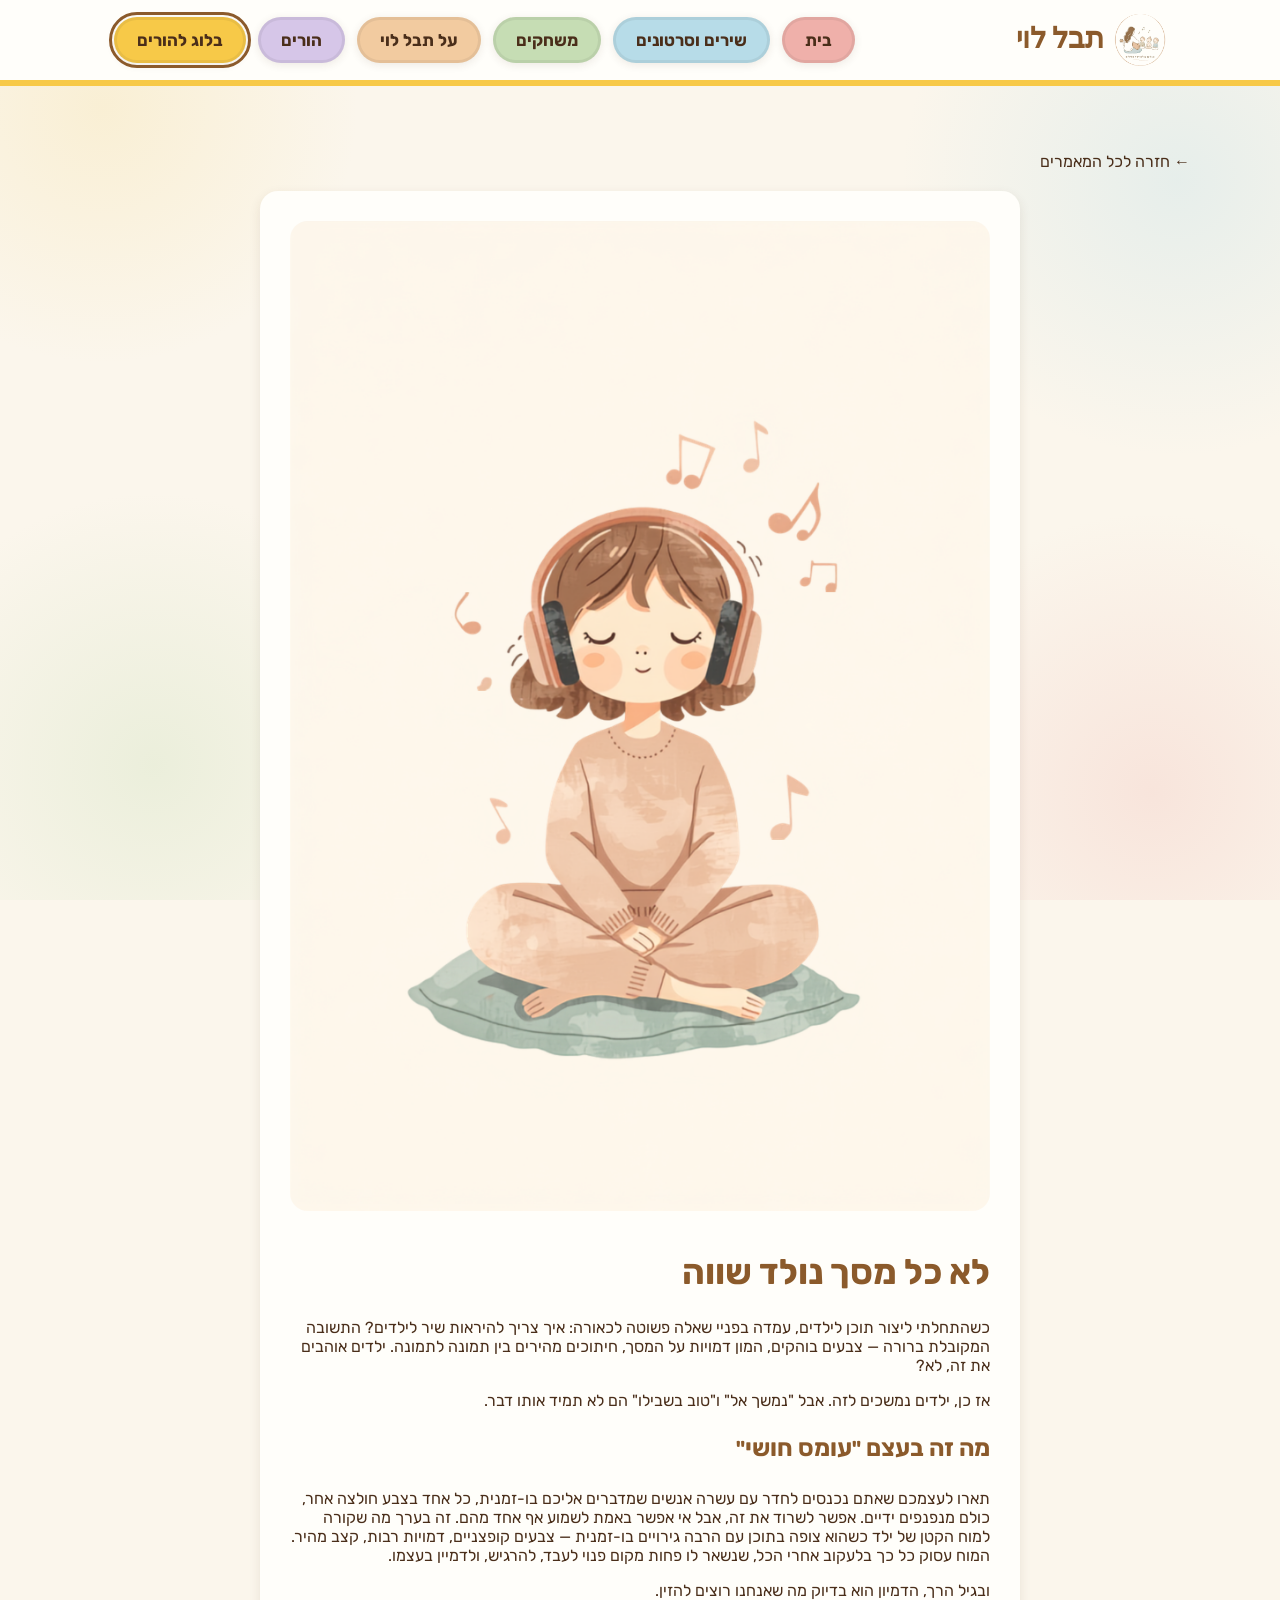
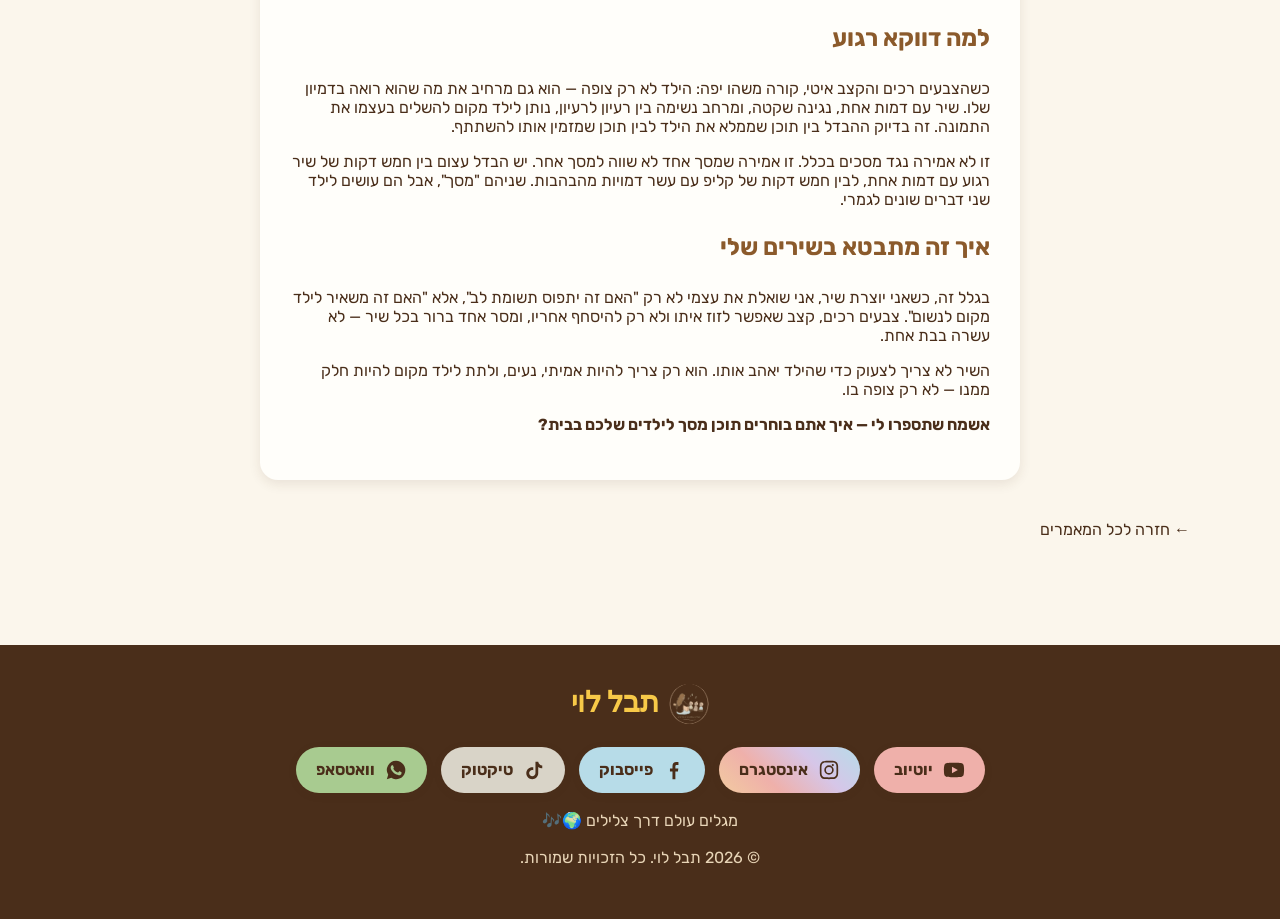
<file: blog-not-every-screen.html>
<!DOCTYPE html>
<html lang="he" dir="rtl">
<head>
<meta charset="UTF-8">
<meta name="viewport" content="width=device-width, initial-scale=1.0">
<title>לא כל מסך נולד שווה | בלוג תבל לוי</title>
<meta name="description" content="למה תוכן רגוע וצבעים רכים טובים יותר לילדים מגירוי חושי מהיר - מאת תבל לוי.">
<link rel="preconnect" href="https://fonts.googleapis.com">
<link href="https://fonts.googleapis.com/css2?family=Baloo+2:wght@500;700;800&family=Rubik:wght@400;500;700&display=swap" rel="stylesheet">
<link rel="stylesheet" href="styles.css?v=3">
</head>
<body>

<header class="site-header">
  <div class="header-inner">
    <a href="index.html" class="logo">
      <img src="images/tevel-logo.png" alt="תבל לוי">
      תבל לוי
    </a>
    <button class="nav-toggle" id="navToggle" aria-label="פתח תפריט" aria-expanded="false">☰</button>
    <nav class="main-nav" id="mainNav">
      <ul>
        <li><a href="index.html">בית</a></li>
        <li><a href="songs.html">שירים וסרטונים</a></li>
        <li><a href="games.html">משחקים</a></li>
        <li><a href="about.html">על תבל לוי</a></li>
        <li><a href="parents.html">הורים</a></li>
        <li><a href="blog.html" class="active">בלוג להורים</a></li>
      </ul>
    </nav>
  </div>
</header>

<main>
  <section class="section container">
    <p><a href="blog.html">← חזרה לכל המאמרים</a></p>
    <article class="info-card" style="max-width:760px; margin:20px auto 40px;">
      <img src="images/blog-not-every-screen.png" alt="ילדה עם אוזניות רכות יושבת ברוגע ומקשיבה למוזיקה, עיניים עצומות וחיוך שקט" style="border-radius: var(--radius-md); margin-bottom:24px;">
      <h1 class="section-title purple" style="text-align:right;">לא כל מסך נולד שווה</h1>
      <p>כשהתחלתי ליצור תוכן לילדים, עמדה בפניי שאלה פשוטה לכאורה: איך צריך להיראות שיר לילדים? התשובה המקובלת ברורה — צבעים בוהקים, המון דמויות על המסך, חיתוכים מהירים בין תמונה לתמונה. ילדים אוהבים את זה, לא?</p>
      <p>אז כן, ילדים נמשכים לזה. אבל "נמשך אל" ו"טוב בשבילו" הם לא תמיד אותו דבר.</p>

      <h2>מה זה בעצם "עומס חושי"</h2>
      <p>תארו לעצמכם שאתם נכנסים לחדר עם עשרה אנשים שמדברים אליכם בו-זמנית, כל אחד בצבע חולצה אחר, כולם מנפנפים ידיים. אפשר לשרוד את זה, אבל אי אפשר באמת לשמוע אף אחד מהם. זה בערך מה שקורה למוח הקטן של ילד כשהוא צופה בתוכן עם הרבה גירויים בו-זמנית — צבעים קופצניים, דמויות רבות, קצב מהיר. המוח עסוק כל כך בלעקוב אחרי הכל, שנשאר לו פחות מקום פנוי לעבד, להרגיש, ולדמיין בעצמו.</p>
      <p>ובגיל הרך, הדמיון הוא בדיוק מה שאנחנו רוצים להזין.</p>

      <h2>למה דווקא רגוע</h2>
      <p>כשהצבעים רכים והקצב איטי, קורה משהו יפה: הילד לא רק צופה — הוא גם מרחיב את מה שהוא רואה בדמיון שלו. שיר עם דמות אחת, נגינה שקטה, ומרחב נשימה בין רעיון לרעיון, נותן לילד מקום להשלים בעצמו את התמונה. זה בדיוק ההבדל בין תוכן שממלא את הילד לבין תוכן שמזמין אותו להשתתף.</p>
      <p>זו לא אמירה נגד מסכים בכלל. זו אמירה שמסך אחד לא שווה למסך אחר. יש הבדל עצום בין חמש דקות של שיר רגוע עם דמות אחת, לבין חמש דקות של קליפ עם עשר דמויות מהבהבות. שניהם "מסך", אבל הם עושים לילד שני דברים שונים לגמרי.</p>

      <h2>איך זה מתבטא בשירים שלי</h2>
      <p>בגלל זה, כשאני יוצרת שיר, אני שואלת את עצמי לא רק "האם זה יתפוס תשומת לב", אלא "האם זה משאיר לילד מקום לנשום". צבעים רכים, קצב שאפשר לזוז איתו ולא רק להיסחף אחריו, ומסר אחד ברור בכל שיר — לא עשרה בבת אחת.</p>
      <p>השיר לא צריך לצעוק כדי שהילד יאהב אותו. הוא רק צריך להיות אמיתי, נעים, ולתת לילד מקום להיות חלק ממנו — לא רק צופה בו.</p>
      <p><strong>אשמח שתספרו לי — איך אתם בוחרים תוכן מסך לילדים שלכם בבית?</strong></p>
    </article>
    <p><a href="blog.html">← חזרה לכל המאמרים</a></p>
  </section>
</main>

<footer class="site-footer">
  <div class="container">
    <div class="logo" style="justify-content:center; color:var(--yellow);">
      <img src="images/tevel-logo.png" alt="תבל לוי" style="width:40px;height:40px;object-fit:cover;border-radius:50%;">
      תבל לוי
    </div>
    <div class="social-links">
      <a class="social-link social-youtube" href="https://www.youtube.com/@tevelkidsmusic" target="_blank" rel="noopener" aria-label="יוטיוב">
        <svg viewBox="0 0 24 24"><path d="M23 12s0-3.6-.5-5.3c-.3-1-1-1.8-2-2C18.5 4.2 12 4.2 12 4.2s-6.5 0-8.5.5c-1 .2-1.7 1-2 2C1 8.4 1 12 1 12s0 3.6.5 5.3c.3 1 1 1.8 2 2 2 .5 8.5.5 8.5.5s6.5 0 8.5-.5c1-.2 1.7-1 2-2 .5-1.7.5-5.3.5-5.3zM9.8 15.5V8.5l6.4 3.5-6.4 3.5z"/></svg>
        יוטיוב
      </a>
      <a class="social-link social-instagram" href="https://www.instagram.com/tevelkidsmusic" target="_blank" rel="noopener" aria-label="אינסטגרם">
        <svg viewBox="0 0 24 24"><path d="M12 2c-2.7 0-3.05.01-4.12.06-1.06.05-1.79.22-2.43.47-.66.26-1.22.6-1.77 1.16-.56.55-.9 1.11-1.16 1.77-.25.64-.42 1.37-.47 2.43C2 8.95 2 9.3 2 12s.01 3.05.06 4.12c.05 1.06.22 1.79.47 2.43.26.66.6 1.22 1.16 1.77.55.56 1.11.9 1.77 1.16.64.25 1.37.42 2.43.47C8.95 22 9.3 22 12 22s3.05-.01 4.12-.06c1.06-.05 1.79-.22 2.43-.47.66-.26 1.22-.6 1.77-1.16.56-.55.9-1.11 1.16-1.77.25-.64.42-1.37.47-2.43.05-1.07.06-1.42.06-4.12s-.01-3.05-.06-4.12c-.05-1.06-.22-1.79-.47-2.43-.26-.66-.6-1.22-1.16-1.77-.55-.56-1.11-.9-1.77-1.16-.64-.25-1.37-.42-2.43-.47C15.05 2.01 14.7 2 12 2zm0 1.8c2.65 0 2.96.01 4.01.06.97.04 1.5.2 1.85.34.46.18.79.4 1.14.75.35.35.57.68.75 1.14.14.35.3.88.34 1.85.05 1.05.06 1.36.06 4.01s-.01 2.96-.06 4.01c-.04.97-.2 1.5-.34 1.85-.18.46-.4.79-.75 1.14-.35.35-.68.57-1.14.75-.35.14-.88.3-1.85.34-1.05.05-1.36.06-4.01.06s-2.96-.01-4.01-.06c-.97-.04-1.5-.2-1.85-.34-.46-.18-.79-.4-1.14-.75-.35-.35-.57-.68-.75-1.14-.14-.35-.3-.88-.34-1.85C3.8 14.96 3.8 14.65 3.8 12s.01-2.96.06-4.01c.04-.97.2-1.5.34-1.85.18-.46.4-.79.75-1.14.35-.35.68-.57 1.14-.75.35-.14.88-.3 1.85-.34C9.04 3.8 9.35 3.8 12 3.8zm0 3.05a5.15 5.15 0 100 10.3 5.15 5.15 0 000-10.3zm0 8.5a3.35 3.35 0 110-6.7 3.35 3.35 0 010 6.7zm5.35-8.7a1.2 1.2 0 11-2.4 0 1.2 1.2 0 012.4 0z"/></svg>
        אינסטגרם
      </a>
      <a class="social-link social-facebook" href="https://www.facebook.com/tevel.music" target="_blank" rel="noopener" aria-label="פייסבוק">
        <svg viewBox="0 0 24 24"><path d="M13.5 22v-8.4h2.8l.4-3.3h-3.2V8.1c0-.95.27-1.6 1.63-1.6h1.74V3.55C16.6 3.5 15.6 3.4 14.4 3.4c-2.4 0-4.05 1.47-4.05 4.17v2.7H7.6v3.3h2.75V22h3.15z"/></svg>
        פייסבוק
      </a>
      <a class="social-link social-tiktok" href="https://www.tiktok.com/@tevelkidsmusic" target="_blank" rel="noopener" aria-label="טיקטוק">
        <svg viewBox="0 0 24 24"><path d="M16.6 3c.4 2.2 2 3.9 4.4 4.1v3c-1.6.1-3-.4-4.4-1.3v6.7c0 3.6-2.9 6.5-6.5 6.5S3.6 19.1 3.6 15.5 6.5 9 10.1 9c.4 0 .8 0 1.1.1v3.1c-.4-.1-.7-.2-1.1-.2-1.9 0-3.4 1.5-3.4 3.4s1.5 3.4 3.4 3.4 3.5-1.5 3.5-3.4V3h3z"/></svg>
        טיקטוק
      </a>
      <a class="social-link social-whatsapp" href="https://wa.me/972544660844" target="_blank" rel="noopener" aria-label="וואטסאפ">
        <svg viewBox="0 0 24 24"><path d="M12 2a10 10 0 00-8.5 15.2L2 22l4.9-1.5A10 10 0 1012 2zm5.9 14.3c-.3.7-1.4 1.3-2 1.4-.5.1-1.1.2-3.5-.7-3-1.2-4.9-4.2-5-4.4-.1-.2-1.2-1.6-1.2-3s.8-2.1 1-2.4c.2-.2.5-.3.7-.3h.5c.2 0 .4 0 .5.4.2.5.7 1.7.7 1.9.1.2.1.3 0 .5-.1.2-.2.3-.3.5-.2.2-.3.3-.1.6.2.3.9 1.4 1.9 2.3 1.3 1.1 2.4 1.5 2.7 1.6.3.1.5.1.6-.1.2-.2.7-.8.9-1.1.2-.3.4-.2.6-.1l1.7.8c.2.1.3.2.4.3.1.2.1 1-.2 1.7z"/></svg>
        וואטסאפ
      </a>
    </div>
    <p>מגלים עולם דרך צלילים 🌍🎶</p>
    <p>© 2026 תבל לוי. כל הזכויות שמורות.</p>
  </div>
</footer>

<script src="script.js"></script>
</body>
</html>
</file>
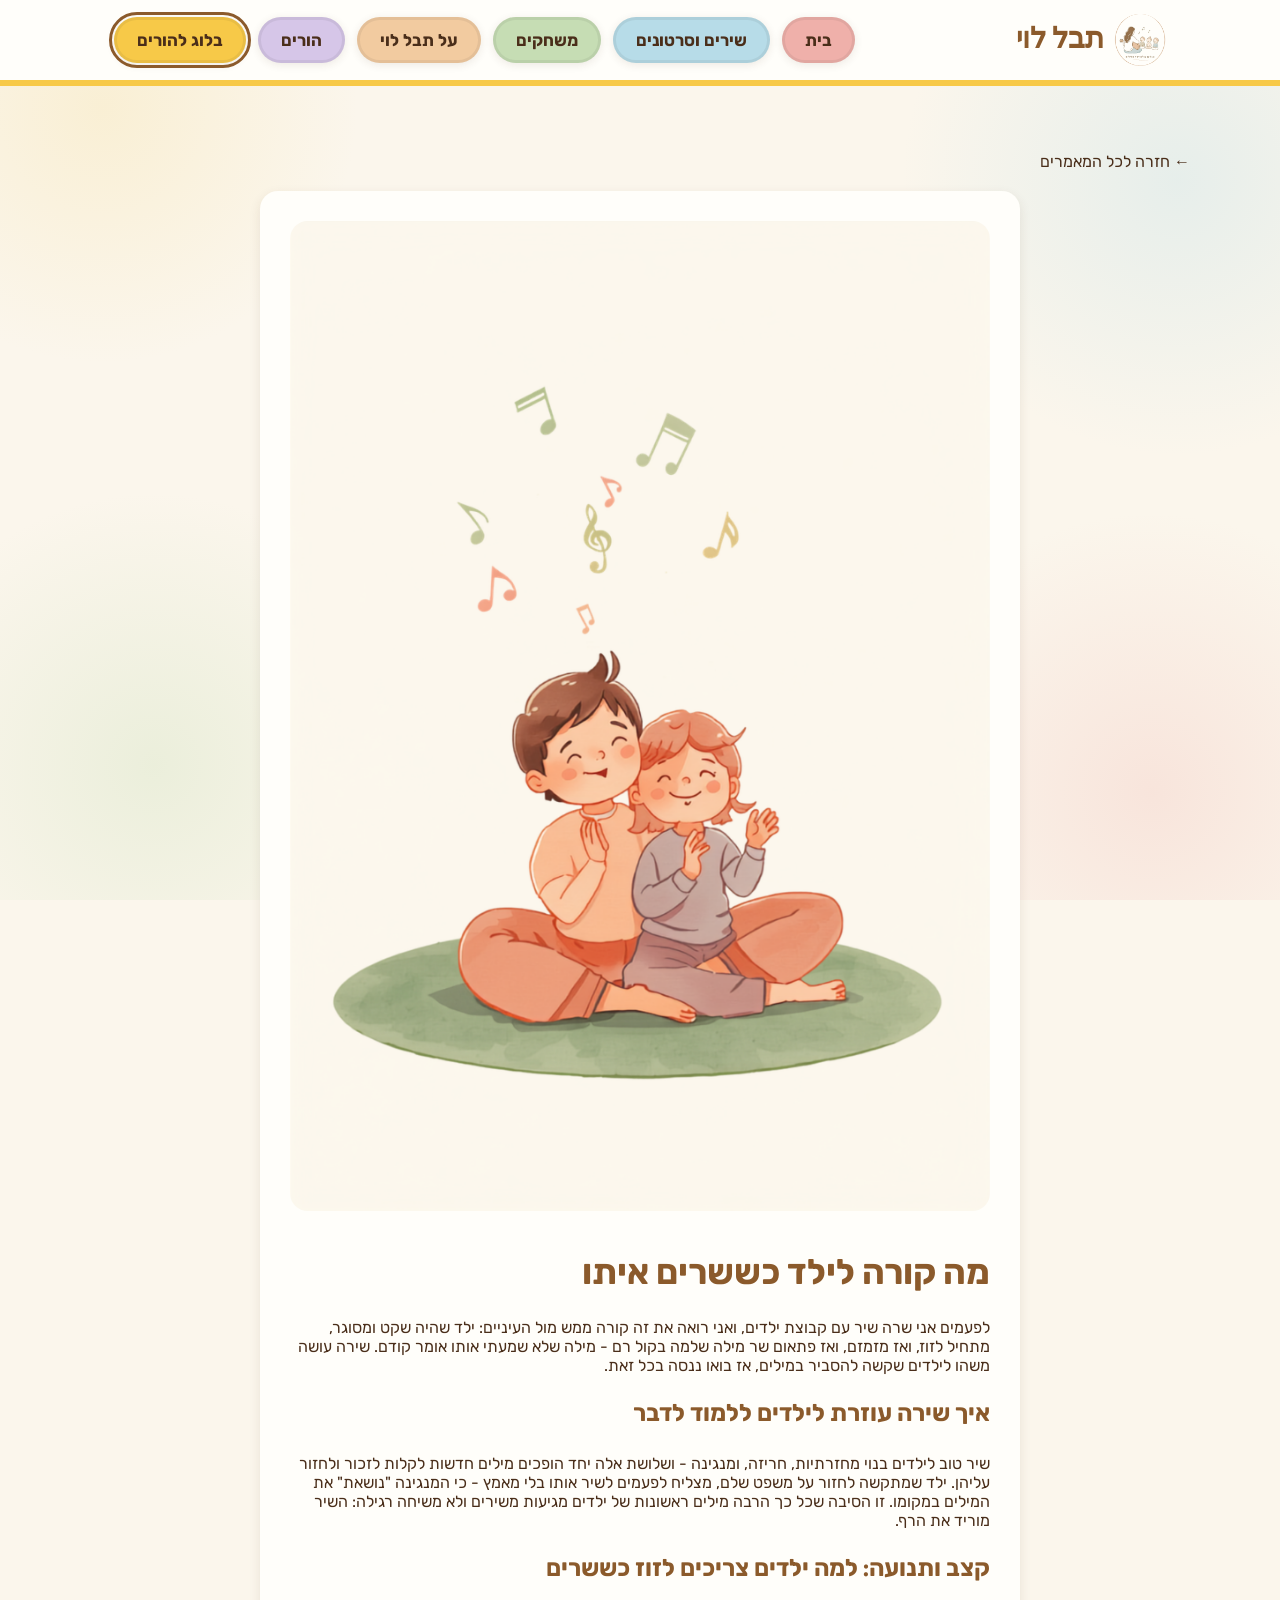
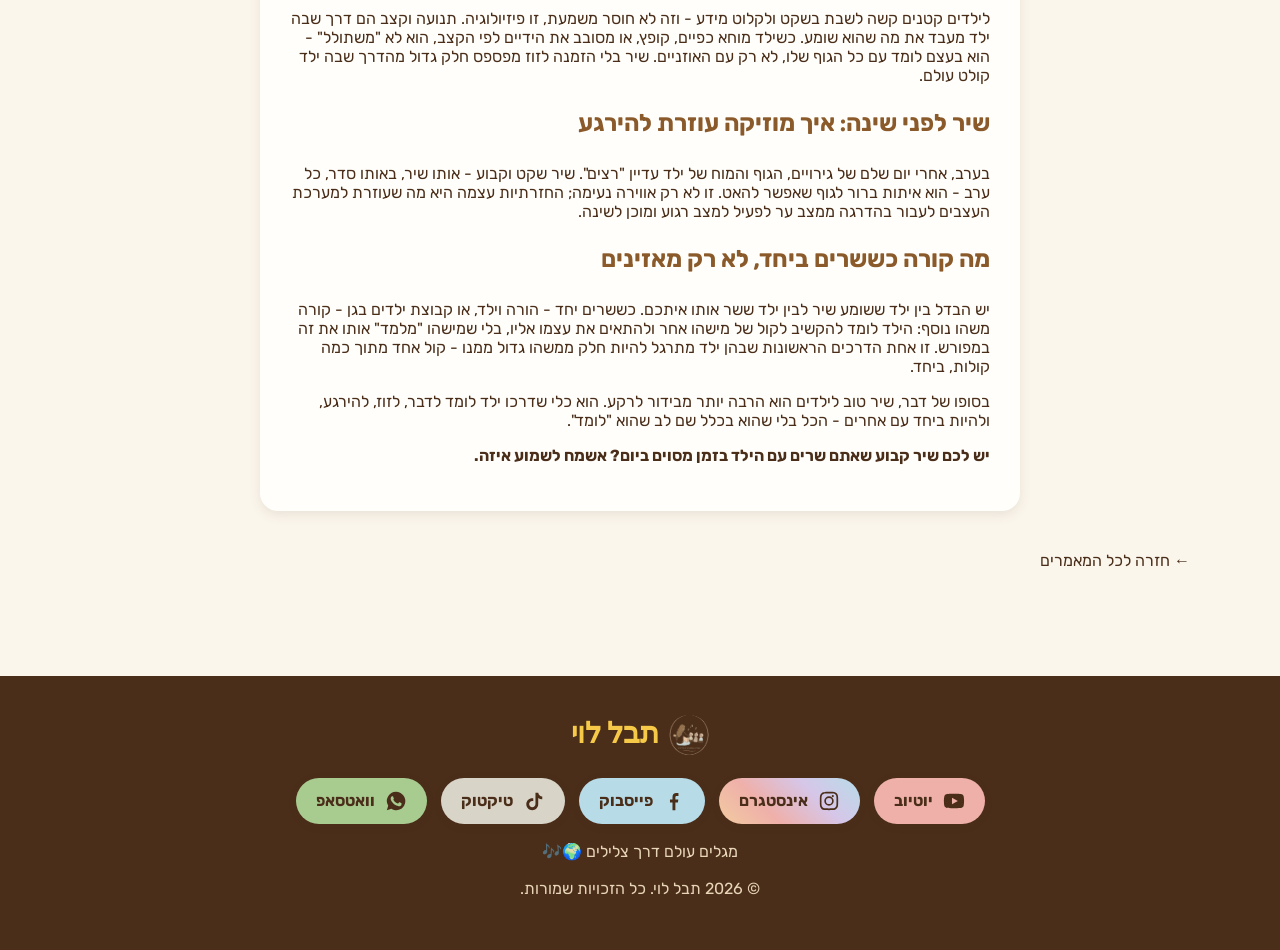
<file: blog-singing-with-kids.html>
<!DOCTYPE html>
<html lang="he" dir="rtl">
<head>
<meta charset="UTF-8">
<meta name="viewport" content="width=device-width, initial-scale=1.0">
<title>מה קורה לילד כששרים איתו | בלוג תבל לוי</title>
<meta name="description" content="איך שירה עוזרת לילדים ללמוד לדבר, לזוז, להירגע ולהיות ביחד עם אחרים - מאת תבל לוי.">
<link rel="preconnect" href="https://fonts.googleapis.com">
<link href="https://fonts.googleapis.com/css2?family=Baloo+2:wght@500;700;800&family=Rubik:wght@400;500;700&display=swap" rel="stylesheet">
<link rel="stylesheet" href="styles.css?v=3">
</head>
<body>

<header class="site-header">
  <div class="header-inner">
    <a href="index.html" class="logo">
      <img src="images/tevel-logo.png" alt="תבל לוי">
      תבל לוי
    </a>
    <button class="nav-toggle" id="navToggle" aria-label="פתח תפריט" aria-expanded="false">☰</button>
    <nav class="main-nav" id="mainNav">
      <ul>
        <li><a href="index.html">בית</a></li>
        <li><a href="songs.html">שירים וסרטונים</a></li>
        <li><a href="games.html">משחקים</a></li>
        <li><a href="about.html">על תבל לוי</a></li>
        <li><a href="parents.html">הורים</a></li>
        <li><a href="blog.html" class="active">בלוג להורים</a></li>
      </ul>
    </nav>
  </div>
</header>

<main>
  <section class="section container">
    <p><a href="blog.html">← חזרה לכל המאמרים</a></p>
    <article class="info-card" style="max-width:760px; margin:20px auto 40px;">
      <img src="images/blog-singing-with-kids.png" alt="שני ילדים יושבים ביחד על שטיח, שרים ומוחאים כפיים בשמחה שקטה" style="border-radius: var(--radius-md); margin-bottom:24px;">
      <h1 class="section-title orange" style="text-align:right;">מה קורה לילד כששרים איתו</h1>
      <p>לפעמים אני שרה שיר עם קבוצת ילדים, ואני רואה את זה קורה ממש מול העיניים: ילד שהיה שקט ומסוגר, מתחיל לזוז, ואז מזמזם, ואז פתאום שר מילה שלמה בקול רם - מילה שלא שמעתי אותו אומר קודם. שירה עושה משהו לילדים שקשה להסביר במילים, אז בואו ננסה בכל זאת.</p>

      <h2>איך שירה עוזרת לילדים ללמוד לדבר</h2>
      <p>שיר טוב לילדים בנוי מחזרתיות, חריזה, ומנגינה - ושלושת אלה יחד הופכים מילים חדשות לקלות לזכור ולחזור עליהן. ילד שמתקשה לחזור על משפט שלם, מצליח לפעמים לשיר אותו בלי מאמץ - כי המנגינה "נושאת" את המילים במקומו. זו הסיבה שכל כך הרבה מילים ראשונות של ילדים מגיעות משירים ולא משיחה רגילה: השיר מוריד את הרף.</p>

      <h2>קצב ותנועה: למה ילדים צריכים לזוז כששרים</h2>
      <p>לילדים קטנים קשה לשבת בשקט ולקלוט מידע - וזה לא חוסר משמעת, זו פיזיולוגיה. תנועה וקצב הם דרך שבה ילד מעבד את מה שהוא שומע. כשילד מוחא כפיים, קופץ, או מסובב את הידיים לפי הקצב, הוא לא "משתולל" - הוא בעצם לומד עם כל הגוף שלו, לא רק עם האוזניים. שיר בלי הזמנה לזוז מפספס חלק גדול מהדרך שבה ילד קולט עולם.</p>

      <h2>שיר לפני שינה: איך מוזיקה עוזרת להירגע</h2>
      <p>בערב, אחרי יום שלם של גירויים, הגוף והמוח של ילד עדיין "רצים". שיר שקט וקבוע - אותו שיר, באותו סדר, כל ערב - הוא איתות ברור לגוף שאפשר להאט. זו לא רק אווירה נעימה; החזרתיות עצמה היא מה שעוזרת למערכת העצבים לעבור בהדרגה ממצב ער לפעיל למצב רגוע ומוכן לשינה.</p>

      <h2>מה קורה כששרים ביחד, לא רק מאזינים</h2>
      <p>יש הבדל בין ילד ששומע שיר לבין ילד ששר אותו איתכם. כששרים יחד - הורה וילד, או קבוצת ילדים בגן - קורה משהו נוסף: הילד לומד להקשיב לקול של מישהו אחר ולהתאים את עצמו אליו, בלי שמישהו "מלמד" אותו את זה במפורש. זו אחת הדרכים הראשונות שבהן ילד מתרגל להיות חלק ממשהו גדול ממנו - קול אחד מתוך כמה קולות, ביחד.</p>

      <p>בסופו של דבר, שיר טוב לילדים הוא הרבה יותר מבידור לרקע. הוא כלי שדרכו ילד לומד לדבר, לזוז, להירגע, ולהיות ביחד עם אחרים - הכל בלי שהוא בכלל שם לב שהוא "לומד".</p>
      <p><strong>יש לכם שיר קבוע שאתם שרים עם הילד בזמן מסוים ביום? אשמח לשמוע איזה.</strong></p>
    </article>
    <p><a href="blog.html">← חזרה לכל המאמרים</a></p>
  </section>
</main>

<footer class="site-footer">
  <div class="container">
    <div class="logo" style="justify-content:center; color:var(--yellow);">
      <img src="images/tevel-logo.png" alt="תבל לוי" style="width:40px;height:40px;object-fit:cover;border-radius:50%;">
      תבל לוי
    </div>
    <div class="social-links">
      <a class="social-link social-youtube" href="https://www.youtube.com/@tevelkidsmusic" target="_blank" rel="noopener" aria-label="יוטיוב">
        <svg viewBox="0 0 24 24"><path d="M23 12s0-3.6-.5-5.3c-.3-1-1-1.8-2-2C18.5 4.2 12 4.2 12 4.2s-6.5 0-8.5.5c-1 .2-1.7 1-2 2C1 8.4 1 12 1 12s0 3.6.5 5.3c.3 1 1 1.8 2 2 2 .5 8.5.5 8.5.5s6.5 0 8.5-.5c1-.2 1.7-1 2-2 .5-1.7.5-5.3.5-5.3zM9.8 15.5V8.5l6.4 3.5-6.4 3.5z"/></svg>
        יוטיוב
      </a>
      <a class="social-link social-instagram" href="https://www.instagram.com/tevelkidsmusic" target="_blank" rel="noopener" aria-label="אינסטגרם">
        <svg viewBox="0 0 24 24"><path d="M12 2c-2.7 0-3.05.01-4.12.06-1.06.05-1.79.22-2.43.47-.66.26-1.22.6-1.77 1.16-.56.55-.9 1.11-1.16 1.77-.25.64-.42 1.37-.47 2.43C2 8.95 2 9.3 2 12s.01 3.05.06 4.12c.05 1.06.22 1.79.47 2.43.26.66.6 1.22 1.16 1.77.55.56 1.11.9 1.77 1.16.64.25 1.37.42 2.43.47C8.95 22 9.3 22 12 22s3.05-.01 4.12-.06c1.06-.05 1.79-.22 2.43-.47.66-.26 1.22-.6 1.77-1.16.56-.55.9-1.11 1.16-1.77.25-.64.42-1.37.47-2.43.05-1.07.06-1.42.06-4.12s-.01-3.05-.06-4.12c-.05-1.06-.22-1.79-.47-2.43-.26-.66-.6-1.22-1.16-1.77-.55-.56-1.11-.9-1.77-1.16-.64-.25-1.37-.42-2.43-.47C15.05 2.01 14.7 2 12 2zm0 1.8c2.65 0 2.96.01 4.01.06.97.04 1.5.2 1.85.34.46.18.79.4 1.14.75.35.35.57.68.75 1.14.14.35.3.88.34 1.85.05 1.05.06 1.36.06 4.01s-.01 2.96-.06 4.01c-.04.97-.2 1.5-.34 1.85-.18.46-.4.79-.75 1.14-.35.35-.68.57-1.14.75-.35.14-.88.3-1.85.34-1.05.05-1.36.06-4.01.06s-2.96-.01-4.01-.06c-.97-.04-1.5-.2-1.85-.34-.46-.18-.79-.4-1.14-.75-.35-.35-.57-.68-.75-1.14-.14-.35-.3-.88-.34-1.85C3.8 14.96 3.8 14.65 3.8 12s.01-2.96.06-4.01c.04-.97.2-1.5.34-1.85.18-.46.4-.79.75-1.14.35-.35.68-.57 1.14-.75.35-.14.88-.3 1.85-.34C9.04 3.8 9.35 3.8 12 3.8zm0 3.05a5.15 5.15 0 100 10.3 5.15 5.15 0 000-10.3zm0 8.5a3.35 3.35 0 110-6.7 3.35 3.35 0 010 6.7zm5.35-8.7a1.2 1.2 0 11-2.4 0 1.2 1.2 0 012.4 0z"/></svg>
        אינסטגרם
      </a>
      <a class="social-link social-facebook" href="https://www.facebook.com/tevel.music" target="_blank" rel="noopener" aria-label="פייסבוק">
        <svg viewBox="0 0 24 24"><path d="M13.5 22v-8.4h2.8l.4-3.3h-3.2V8.1c0-.95.27-1.6 1.63-1.6h1.74V3.55C16.6 3.5 15.6 3.4 14.4 3.4c-2.4 0-4.05 1.47-4.05 4.17v2.7H7.6v3.3h2.75V22h3.15z"/></svg>
        פייסבוק
      </a>
      <a class="social-link social-tiktok" href="https://www.tiktok.com/@tevelkidsmusic" target="_blank" rel="noopener" aria-label="טיקטוק">
        <svg viewBox="0 0 24 24"><path d="M16.6 3c.4 2.2 2 3.9 4.4 4.1v3c-1.6.1-3-.4-4.4-1.3v6.7c0 3.6-2.9 6.5-6.5 6.5S3.6 19.1 3.6 15.5 6.5 9 10.1 9c.4 0 .8 0 1.1.1v3.1c-.4-.1-.7-.2-1.1-.2-1.9 0-3.4 1.5-3.4 3.4s1.5 3.4 3.4 3.4 3.5-1.5 3.5-3.4V3h3z"/></svg>
        טיקטוק
      </a>
      <a class="social-link social-whatsapp" href="https://wa.me/972544660844" target="_blank" rel="noopener" aria-label="וואטסאפ">
        <svg viewBox="0 0 24 24"><path d="M12 2a10 10 0 00-8.5 15.2L2 22l4.9-1.5A10 10 0 1012 2zm5.9 14.3c-.3.7-1.4 1.3-2 1.4-.5.1-1.1.2-3.5-.7-3-1.2-4.9-4.2-5-4.4-.1-.2-1.2-1.6-1.2-3s.8-2.1 1-2.4c.2-.2.5-.3.7-.3h.5c.2 0 .4 0 .5.4.2.5.7 1.7.7 1.9.1.2.1.3 0 .5-.1.2-.2.3-.3.5-.2.2-.3.3-.1.6.2.3.9 1.4 1.9 2.3 1.3 1.1 2.4 1.5 2.7 1.6.3.1.5.1.6-.1.2-.2.7-.8.9-1.1.2-.3.4-.2.6-.1l1.7.8c.2.1.3.2.4.3.1.2.1 1-.2 1.7z"/></svg>
        וואטסאפ
      </a>
    </div>
    <p>מגלים עולם דרך צלילים 🌍🎶</p>
    <p>© 2026 תבל לוי. כל הזכויות שמורות.</p>
  </div>
</footer>

<script src="script.js"></script>
</body>
</html>
</file>
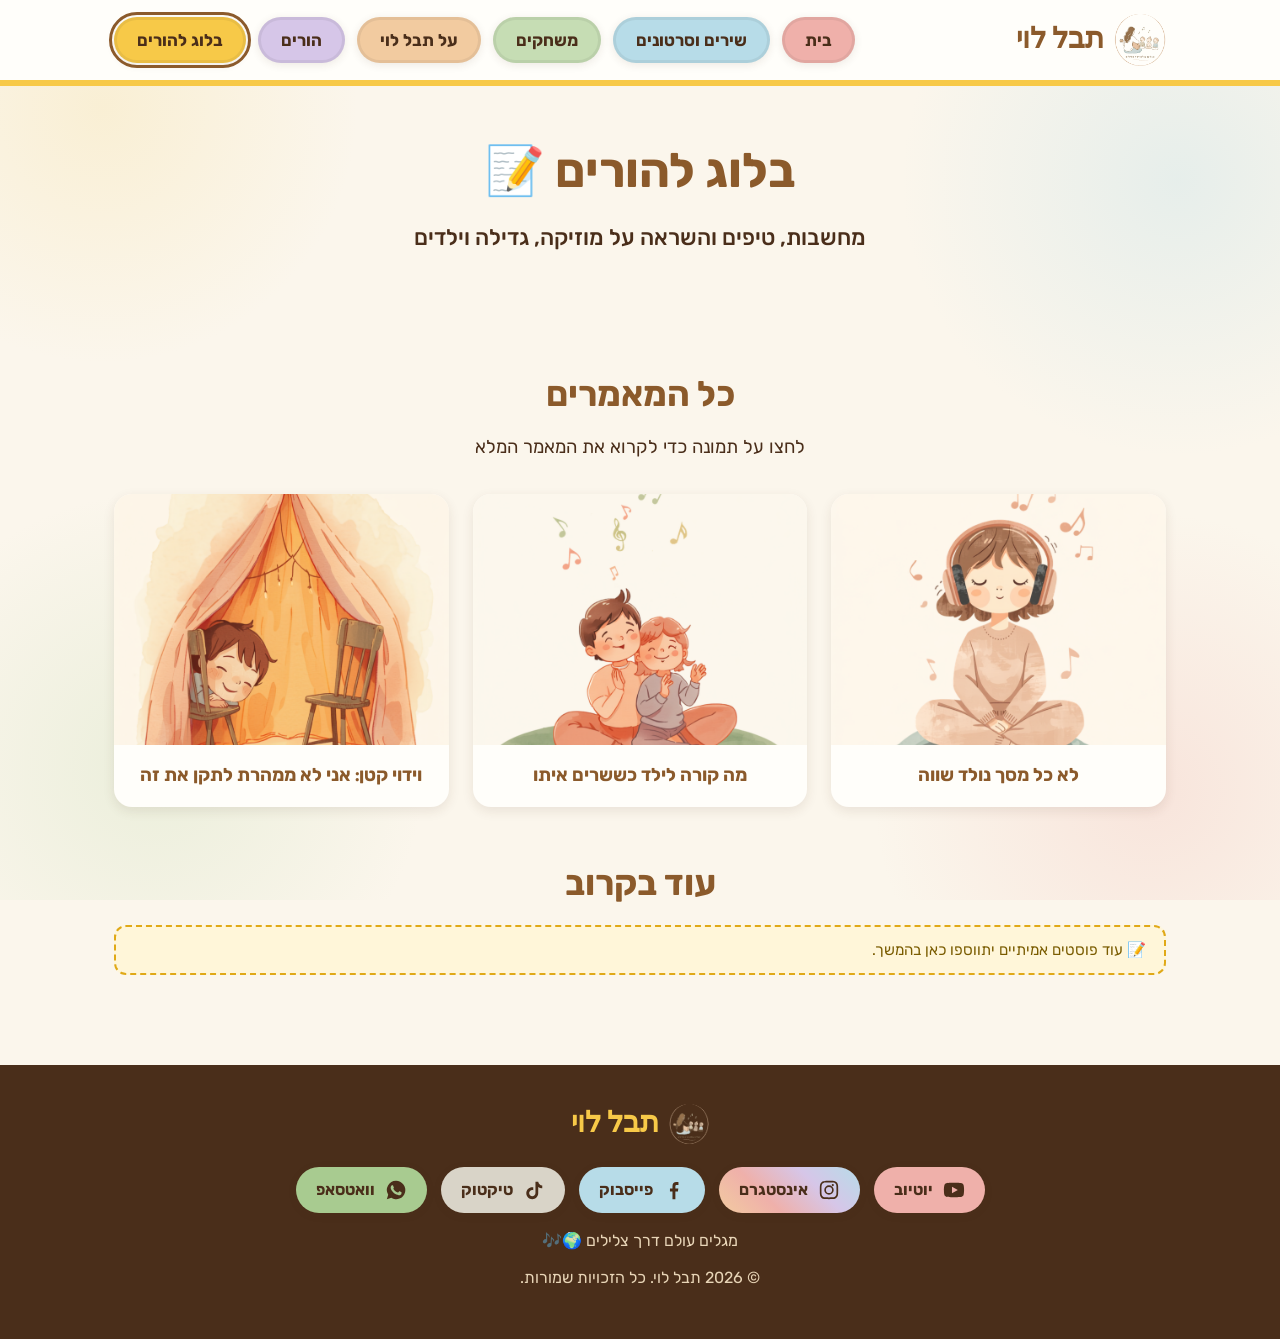
<file: blog.html>
<!DOCTYPE html>
<html lang="he" dir="rtl">
<head>
<meta charset="UTF-8">
<meta name="viewport" content="width=device-width, initial-scale=1.0">
<title>בלוג להורים | תבל לוי</title>
<meta name="description" content="בלוג להורים - טיפים, השראה ומחשבות על מוזיקה, גדילה וילדים מהעולם של תבל לוי.">
<link rel="preconnect" href="https://fonts.googleapis.com">
<link href="https://fonts.googleapis.com/css2?family=Baloo+2:wght@500;700;800&family=Rubik:wght@400;500;700&display=swap" rel="stylesheet">
<link rel="stylesheet" href="styles.css?v=3">
</head>
<body>

<header class="site-header">
  <div class="header-inner">
    <a href="index.html" class="logo">
      <img src="images/tevel-logo.png" alt="תבל לוי">
      תבל לוי
    </a>
    <button class="nav-toggle" id="navToggle" aria-label="פתח תפריט" aria-expanded="false">☰</button>
    <nav class="main-nav" id="mainNav">
      <ul>
        <li><a href="index.html">בית</a></li>
        <li><a href="songs.html">שירים וסרטונים</a></li>
        <li><a href="games.html">משחקים</a></li>
        <li><a href="about.html">על תבל לוי</a></li>
        <li><a href="parents.html">הורים</a></li>
        <li><a href="blog.html" class="active">בלוג להורים</a></li>
      </ul>
    </nav>
  </div>
</header>

<main>
  <section class="hero container" style="padding-bottom:10px;">
    <div class="hero-text" style="text-align:center; margin:0 auto;">
      <h1>בלוג להורים 📝</h1>
      <p class="tagline">מחשבות, טיפים והשראה על מוזיקה, גדילה וילדים</p>
    </div>
  </section>

  <section class="section">
    <div class="container">
      <h2 class="section-title purple" style="text-align:center;">כל המאמרים</h2>
      <p class="section-sub">לחצו על תמונה כדי לקרוא את המאמר המלא</p>
      <div class="card-grid" style="margin-bottom:50px;">
        <a class="post-card" href="blog-not-every-screen.html">
          <img src="images/blog-not-every-screen.png" alt="ילדה עם אוזניות רכות יושבת ברוגע ומקשיבה למוזיקה">
          <h3>לא כל מסך נולד שווה</h3>
        </a>
        <a class="post-card" href="blog-singing-with-kids.html">
          <img src="images/blog-singing-with-kids.png" alt="שני ילדים יושבים ביחד על שטיח, שרים ומוחאים כפיים">
          <h3>מה קורה לילד כששרים איתו</h3>
        </a>
        <a class="post-card" href="blog-boredom-imagination.html">
          <img src="images/blog-boredom-imagination.png" alt="ילד מציץ בחיוך מתוך אוהל שמיכות ביתי">
          <h3>וידוי קטן: אני לא ממהרת לתקן את זה</h3>
        </a>
      </div>

      <h2 class="section-title blue" style="text-align:center;">עוד בקרוב</h2>
      <div class="placeholder-note">
        📝 עוד פוסטים אמיתיים יתווספו כאן בהמשך.
      </div>
    </div>
  </section>
</main>

<footer class="site-footer">
  <div class="container">
    <div class="logo" style="justify-content:center; color:var(--yellow);">
      <img src="images/tevel-logo.png" alt="תבל לוי" style="width:40px;height:40px;object-fit:cover;border-radius:50%;">
      תבל לוי
    </div>
    <div class="social-links">
      <a class="social-link social-youtube" href="https://www.youtube.com/@tevelkidsmusic" target="_blank" rel="noopener" aria-label="יוטיוב">
        <svg viewBox="0 0 24 24"><path d="M23 12s0-3.6-.5-5.3c-.3-1-1-1.8-2-2C18.5 4.2 12 4.2 12 4.2s-6.5 0-8.5.5c-1 .2-1.7 1-2 2C1 8.4 1 12 1 12s0 3.6.5 5.3c.3 1 1 1.8 2 2 2 .5 8.5.5 8.5.5s6.5 0 8.5-.5c1-.2 1.7-1 2-2 .5-1.7.5-5.3.5-5.3zM9.8 15.5V8.5l6.4 3.5-6.4 3.5z"/></svg>
        יוטיוב
      </a>
      <a class="social-link social-instagram" href="https://www.instagram.com/tevelkidsmusic" target="_blank" rel="noopener" aria-label="אינסטגרם">
        <svg viewBox="0 0 24 24"><path d="M12 2c-2.7 0-3.05.01-4.12.06-1.06.05-1.79.22-2.43.47-.66.26-1.22.6-1.77 1.16-.56.55-.9 1.11-1.16 1.77-.25.64-.42 1.37-.47 2.43C2 8.95 2 9.3 2 12s.01 3.05.06 4.12c.05 1.06.22 1.79.47 2.43.26.66.6 1.22 1.16 1.77.55.56 1.11.9 1.77 1.16.64.25 1.37.42 2.43.47C8.95 22 9.3 22 12 22s3.05-.01 4.12-.06c1.06-.05 1.79-.22 2.43-.47.66-.26 1.22-.6 1.77-1.16.56-.55.9-1.11 1.16-1.77.25-.64.42-1.37.47-2.43.05-1.07.06-1.42.06-4.12s-.01-3.05-.06-4.12c-.05-1.06-.22-1.79-.47-2.43-.26-.66-.6-1.22-1.16-1.77-.55-.56-1.11-.9-1.77-1.16-.64-.25-1.37-.42-2.43-.47C15.05 2.01 14.7 2 12 2zm0 1.8c2.65 0 2.96.01 4.01.06.97.04 1.5.2 1.85.34.46.18.79.4 1.14.75.35.35.57.68.75 1.14.14.35.3.88.34 1.85.05 1.05.06 1.36.06 4.01s-.01 2.96-.06 4.01c-.04.97-.2 1.5-.34 1.85-.18.46-.4.79-.75 1.14-.35.35-.68.57-1.14.75-.35.14-.88.3-1.85.34-1.05.05-1.36.06-4.01.06s-2.96-.01-4.01-.06c-.97-.04-1.5-.2-1.85-.34-.46-.18-.79-.4-1.14-.75-.35-.35-.57-.68-.75-1.14-.14-.35-.3-.88-.34-1.85C3.8 14.96 3.8 14.65 3.8 12s.01-2.96.06-4.01c.04-.97.2-1.5.34-1.85.18-.46.4-.79.75-1.14.35-.35.68-.57 1.14-.75.35-.14.88-.3 1.85-.34C9.04 3.8 9.35 3.8 12 3.8zm0 3.05a5.15 5.15 0 100 10.3 5.15 5.15 0 000-10.3zm0 8.5a3.35 3.35 0 110-6.7 3.35 3.35 0 010 6.7zm5.35-8.7a1.2 1.2 0 11-2.4 0 1.2 1.2 0 012.4 0z"/></svg>
        אינסטגרם
      </a>
      <a class="social-link social-facebook" href="https://www.facebook.com/tevel.music" target="_blank" rel="noopener" aria-label="פייסבוק">
        <svg viewBox="0 0 24 24"><path d="M13.5 22v-8.4h2.8l.4-3.3h-3.2V8.1c0-.95.27-1.6 1.63-1.6h1.74V3.55C16.6 3.5 15.6 3.4 14.4 3.4c-2.4 0-4.05 1.47-4.05 4.17v2.7H7.6v3.3h2.75V22h3.15z"/></svg>
        פייסבוק
      </a>
      <a class="social-link social-tiktok" href="https://www.tiktok.com/@tevelkidsmusic" target="_blank" rel="noopener" aria-label="טיקטוק">
        <svg viewBox="0 0 24 24"><path d="M16.6 3c.4 2.2 2 3.9 4.4 4.1v3c-1.6.1-3-.4-4.4-1.3v6.7c0 3.6-2.9 6.5-6.5 6.5S3.6 19.1 3.6 15.5 6.5 9 10.1 9c.4 0 .8 0 1.1.1v3.1c-.4-.1-.7-.2-1.1-.2-1.9 0-3.4 1.5-3.4 3.4s1.5 3.4 3.4 3.4 3.5-1.5 3.5-3.4V3h3z"/></svg>
        טיקטוק
      </a>
      <a class="social-link social-whatsapp" href="https://wa.me/972544660844" target="_blank" rel="noopener" aria-label="וואטסאפ">
        <svg viewBox="0 0 24 24"><path d="M12 2a10 10 0 00-8.5 15.2L2 22l4.9-1.5A10 10 0 1012 2zm5.9 14.3c-.3.7-1.4 1.3-2 1.4-.5.1-1.1.2-3.5-.7-3-1.2-4.9-4.2-5-4.4-.1-.2-1.2-1.6-1.2-3s.8-2.1 1-2.4c.2-.2.5-.3.7-.3h.5c.2 0 .4 0 .5.4.2.5.7 1.7.7 1.9.1.2.1.3 0 .5-.1.2-.2.3-.3.5-.2.2-.3.3-.1.6.2.3.9 1.4 1.9 2.3 1.3 1.1 2.4 1.5 2.7 1.6.3.1.5.1.6-.1.2-.2.7-.8.9-1.1.2-.3.4-.2.6-.1l1.7.8c.2.1.3.2.4.3.1.2.1 1-.2 1.7z"/></svg>
        וואטסאפ
      </a>
    </div>
    <p>מגלים עולם דרך צלילים 🌍🎶</p>
    <p>© 2026 תבל לוי. כל הזכויות שמורות.</p>
  </div>
</footer>

<script src="script.js"></script>
</body>
</html>
</file>
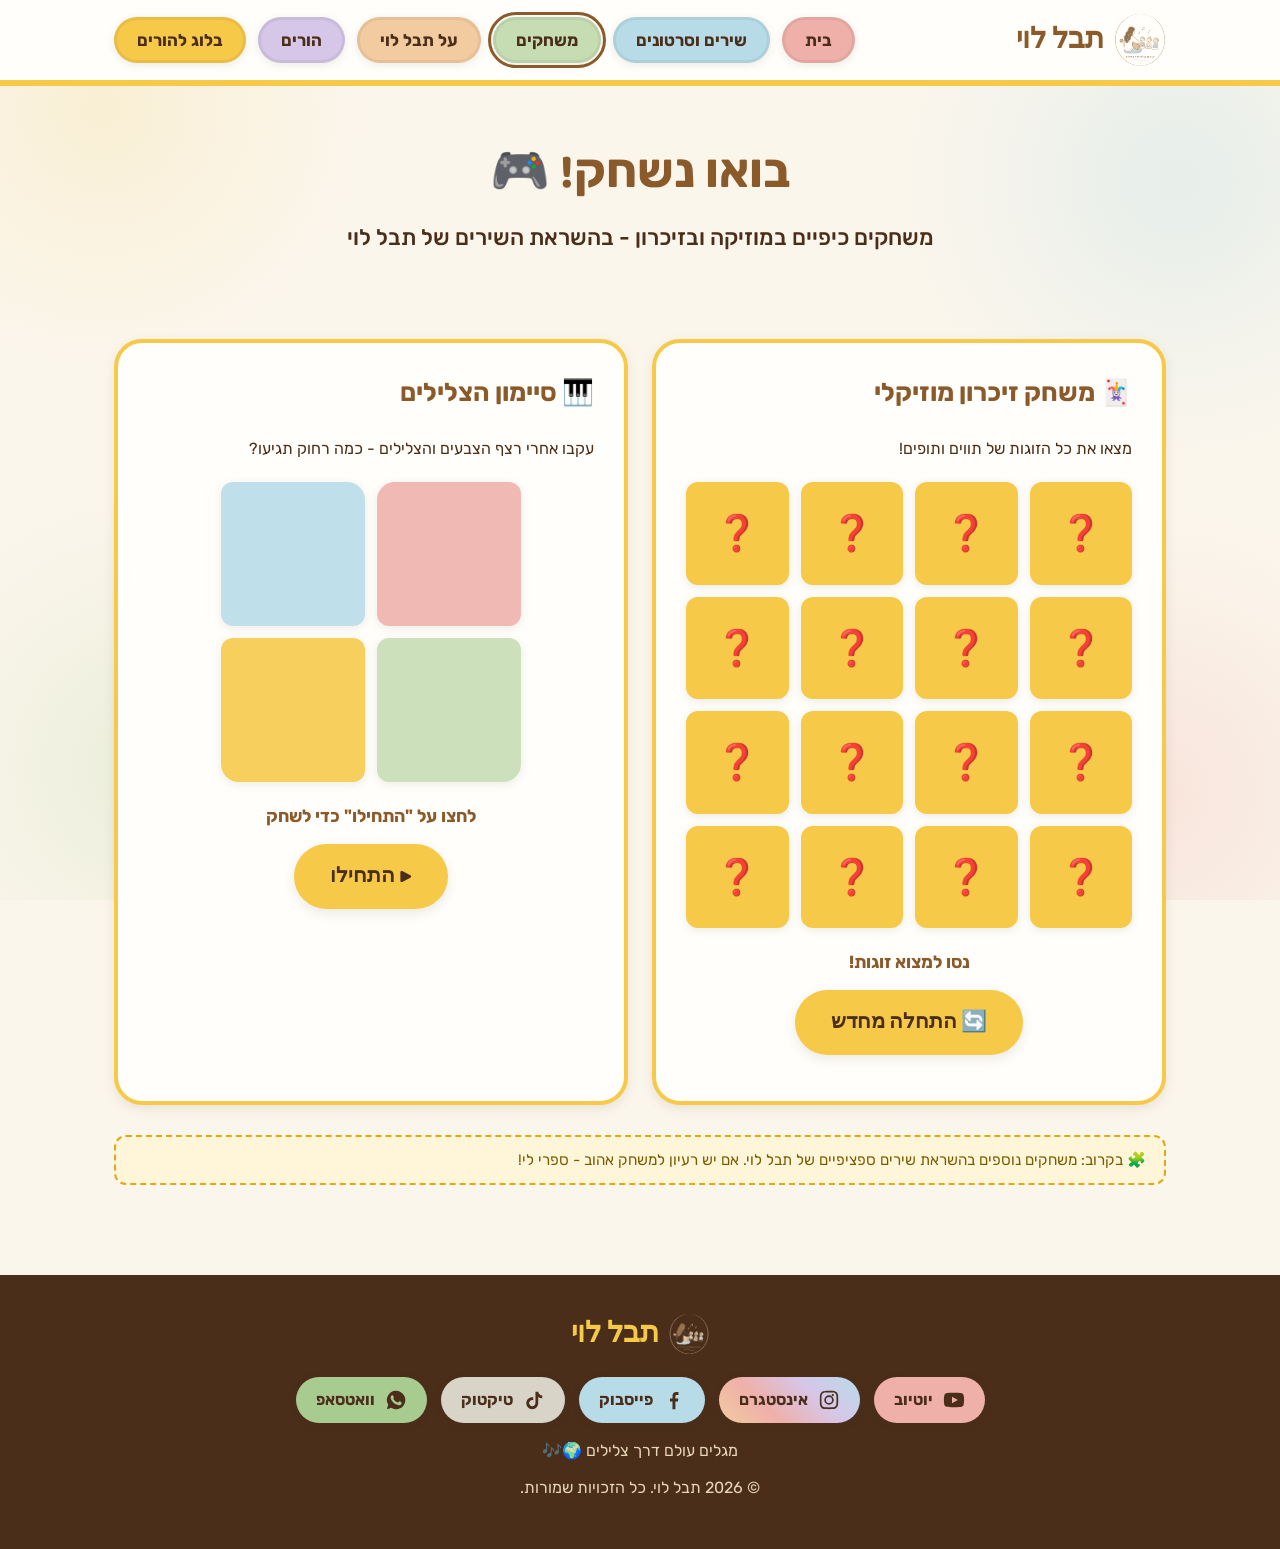
<file: games.html>
<!DOCTYPE html>
<html lang="he" dir="rtl">
<head>
<meta charset="UTF-8">
<meta name="viewport" content="width=device-width, initial-scale=1.0">
<title>משחקים | תבל לוי</title>
<meta name="description" content="משחקים כיפיים בהשראת השירים של תבל לוי - זיכרון, סיימון ועוד. בואו לשחק!">
<link rel="preconnect" href="https://fonts.googleapis.com">
<link href="https://fonts.googleapis.com/css2?family=Baloo+2:wght@500;700;800&family=Rubik:wght@400;500;700&display=swap" rel="stylesheet">
<link rel="stylesheet" href="styles.css?v=3">
</head>
<body>

<header class="site-header">
  <div class="header-inner">
    <a href="index.html" class="logo">
      <img src="images/tevel-logo.png" alt="תבל לוי">
      תבל לוי
    </a>
    <button class="nav-toggle" id="navToggle" aria-label="פתח תפריט" aria-expanded="false">☰</button>
    <nav class="main-nav" id="mainNav">
      <ul>
        <li><a href="index.html">בית</a></li>
        <li><a href="songs.html">שירים וסרטונים</a></li>
        <li><a href="games.html" class="active">משחקים</a></li>
        <li><a href="about.html">על תבל לוי</a></li>
        <li><a href="parents.html">הורים</a></li>
        <li><a href="blog.html">בלוג להורים</a></li>
      </ul>
    </nav>
  </div>
</header>

<main>
  <section class="hero container" style="padding-bottom:10px;">
    <div class="hero-text" style="text-align:center; margin:0 auto;">
      <h1>בואו נשחק! 🎮</h1>
      <p class="tagline">משחקים כיפיים במוזיקה ובזיכרון - בהשראת השירים של תבל לוי</p>
    </div>
  </section>

  <section class="section">
    <div class="container">
      <div class="card-grid" style="grid-template-columns: repeat(auto-fit, minmax(320px, 1fr));">

        <div class="game-card">
          <h3>🃏 משחק זיכרון מוזיקלי</h3>
          <p>מצאו את כל הזוגות של תווים ותופים!</p>
          <div class="memory-grid" id="memoryGrid"></div>
          <p class="game-status" id="memoryStatus">נסו למצוא זוגות!</p>
          <p style="text-align:center;">
            <button class="btn btn-blue" id="memoryReset" type="button">🔄 התחלה מחדש</button>
          </p>
        </div>

        <div class="game-card">
          <h3>🎹 סיימון הצלילים</h3>
          <p>עקבו אחרי רצף הצבעים והצלילים - כמה רחוק תגיעו?</p>
          <div class="simon-grid">
            <button class="simon-pad pad-red" data-pad="red" aria-label="אדום"></button>
            <button class="simon-pad pad-blue" data-pad="blue" aria-label="כחול"></button>
            <button class="simon-pad pad-green" data-pad="green" aria-label="ירוק"></button>
            <button class="simon-pad pad-yellow" data-pad="yellow" aria-label="צהוב"></button>
          </div>
          <p class="game-status" id="simonStatus">לחצו על "התחילו" כדי לשחק</p>
          <p style="text-align:center;">
            <button class="btn btn-green" id="simonStart" type="button">▶ התחילו</button>
          </p>
        </div>

      </div>

      <div class="placeholder-note" style="margin-top:30px;">
        🧩 בקרוב: משחקים נוספים בהשראת שירים ספציפיים של תבל לוי. אם יש רעיון למשחק אהוב - ספרי לי!
      </div>
    </div>
  </section>
</main>

<footer class="site-footer">
  <div class="container">
    <div class="logo" style="justify-content:center; color:var(--yellow);">
      <img src="images/tevel-logo.png" alt="תבל לוי" style="width:40px;height:40px;object-fit:cover;border-radius:50%;">
      תבל לוי
    </div>
    <div class="social-links">
      <a class="social-link social-youtube" href="https://www.youtube.com/@tevelkidsmusic" target="_blank" rel="noopener" aria-label="יוטיוב">
        <svg viewBox="0 0 24 24"><path d="M23 12s0-3.6-.5-5.3c-.3-1-1-1.8-2-2C18.5 4.2 12 4.2 12 4.2s-6.5 0-8.5.5c-1 .2-1.7 1-2 2C1 8.4 1 12 1 12s0 3.6.5 5.3c.3 1 1 1.8 2 2 2 .5 8.5.5 8.5.5s6.5 0 8.5-.5c1-.2 1.7-1 2-2 .5-1.7.5-5.3.5-5.3zM9.8 15.5V8.5l6.4 3.5-6.4 3.5z"/></svg>
        יוטיוב
      </a>
      <a class="social-link social-instagram" href="https://www.instagram.com/tevelkidsmusic" target="_blank" rel="noopener" aria-label="אינסטגרם">
        <svg viewBox="0 0 24 24"><path d="M12 2c-2.7 0-3.05.01-4.12.06-1.06.05-1.79.22-2.43.47-.66.26-1.22.6-1.77 1.16-.56.55-.9 1.11-1.16 1.77-.25.64-.42 1.37-.47 2.43C2 8.95 2 9.3 2 12s.01 3.05.06 4.12c.05 1.06.22 1.79.47 2.43.26.66.6 1.22 1.16 1.77.55.56 1.11.9 1.77 1.16.64.25 1.37.42 2.43.47C8.95 22 9.3 22 12 22s3.05-.01 4.12-.06c1.06-.05 1.79-.22 2.43-.47.66-.26 1.22-.6 1.77-1.16.56-.55.9-1.11 1.16-1.77.25-.64.42-1.37.47-2.43.05-1.07.06-1.42.06-4.12s-.01-3.05-.06-4.12c-.05-1.06-.22-1.79-.47-2.43-.26-.66-.6-1.22-1.16-1.77-.55-.56-1.11-.9-1.77-1.16-.64-.25-1.37-.42-2.43-.47C15.05 2.01 14.7 2 12 2zm0 1.8c2.65 0 2.96.01 4.01.06.97.04 1.5.2 1.85.34.46.18.79.4 1.14.75.35.35.57.68.75 1.14.14.35.3.88.34 1.85.05 1.05.06 1.36.06 4.01s-.01 2.96-.06 4.01c-.04.97-.2 1.5-.34 1.85-.18.46-.4.79-.75 1.14-.35.35-.68.57-1.14.75-.35.14-.88.3-1.85.34-1.05.05-1.36.06-4.01.06s-2.96-.01-4.01-.06c-.97-.04-1.5-.2-1.85-.34-.46-.18-.79-.4-1.14-.75-.35-.35-.57-.68-.75-1.14-.14-.35-.3-.88-.34-1.85C3.8 14.96 3.8 14.65 3.8 12s.01-2.96.06-4.01c.04-.97.2-1.5.34-1.85.18-.46.4-.79.75-1.14.35-.35.68-.57 1.14-.75.35-.14.88-.3 1.85-.34C9.04 3.8 9.35 3.8 12 3.8zm0 3.05a5.15 5.15 0 100 10.3 5.15 5.15 0 000-10.3zm0 8.5a3.35 3.35 0 110-6.7 3.35 3.35 0 010 6.7zm5.35-8.7a1.2 1.2 0 11-2.4 0 1.2 1.2 0 012.4 0z"/></svg>
        אינסטגרם
      </a>
      <a class="social-link social-facebook" href="https://www.facebook.com/tevel.music" target="_blank" rel="noopener" aria-label="פייסבוק">
        <svg viewBox="0 0 24 24"><path d="M13.5 22v-8.4h2.8l.4-3.3h-3.2V8.1c0-.95.27-1.6 1.63-1.6h1.74V3.55C16.6 3.5 15.6 3.4 14.4 3.4c-2.4 0-4.05 1.47-4.05 4.17v2.7H7.6v3.3h2.75V22h3.15z"/></svg>
        פייסבוק
      </a>
      <a class="social-link social-tiktok" href="https://www.tiktok.com/@tevelkidsmusic" target="_blank" rel="noopener" aria-label="טיקטוק">
        <svg viewBox="0 0 24 24"><path d="M16.6 3c.4 2.2 2 3.9 4.4 4.1v3c-1.6.1-3-.4-4.4-1.3v6.7c0 3.6-2.9 6.5-6.5 6.5S3.6 19.1 3.6 15.5 6.5 9 10.1 9c.4 0 .8 0 1.1.1v3.1c-.4-.1-.7-.2-1.1-.2-1.9 0-3.4 1.5-3.4 3.4s1.5 3.4 3.4 3.4 3.5-1.5 3.5-3.4V3h3z"/></svg>
        טיקטוק
      </a>
      <a class="social-link social-whatsapp" href="https://wa.me/972544660844" target="_blank" rel="noopener" aria-label="וואטסאפ">
        <svg viewBox="0 0 24 24"><path d="M12 2a10 10 0 00-8.5 15.2L2 22l4.9-1.5A10 10 0 1012 2zm5.9 14.3c-.3.7-1.4 1.3-2 1.4-.5.1-1.1.2-3.5-.7-3-1.2-4.9-4.2-5-4.4-.1-.2-1.2-1.6-1.2-3s.8-2.1 1-2.4c.2-.2.5-.3.7-.3h.5c.2 0 .4 0 .5.4.2.5.7 1.7.7 1.9.1.2.1.3 0 .5-.1.2-.2.3-.3.5-.2.2-.3.3-.1.6.2.3.9 1.4 1.9 2.3 1.3 1.1 2.4 1.5 2.7 1.6.3.1.5.1.6-.1.2-.2.7-.8.9-1.1.2-.3.4-.2.6-.1l1.7.8c.2.1.3.2.4.3.1.2.1 1-.2 1.7z"/></svg>
        וואטסאפ
      </a>
    </div>
    <p>מגלים עולם דרך צלילים 🌍🎶</p>
    <p>© 2026 תבל לוי. כל הזכויות שמורות.</p>
  </div>
</footer>

<script src="script.js"></script>
</body>
</html>
</file>
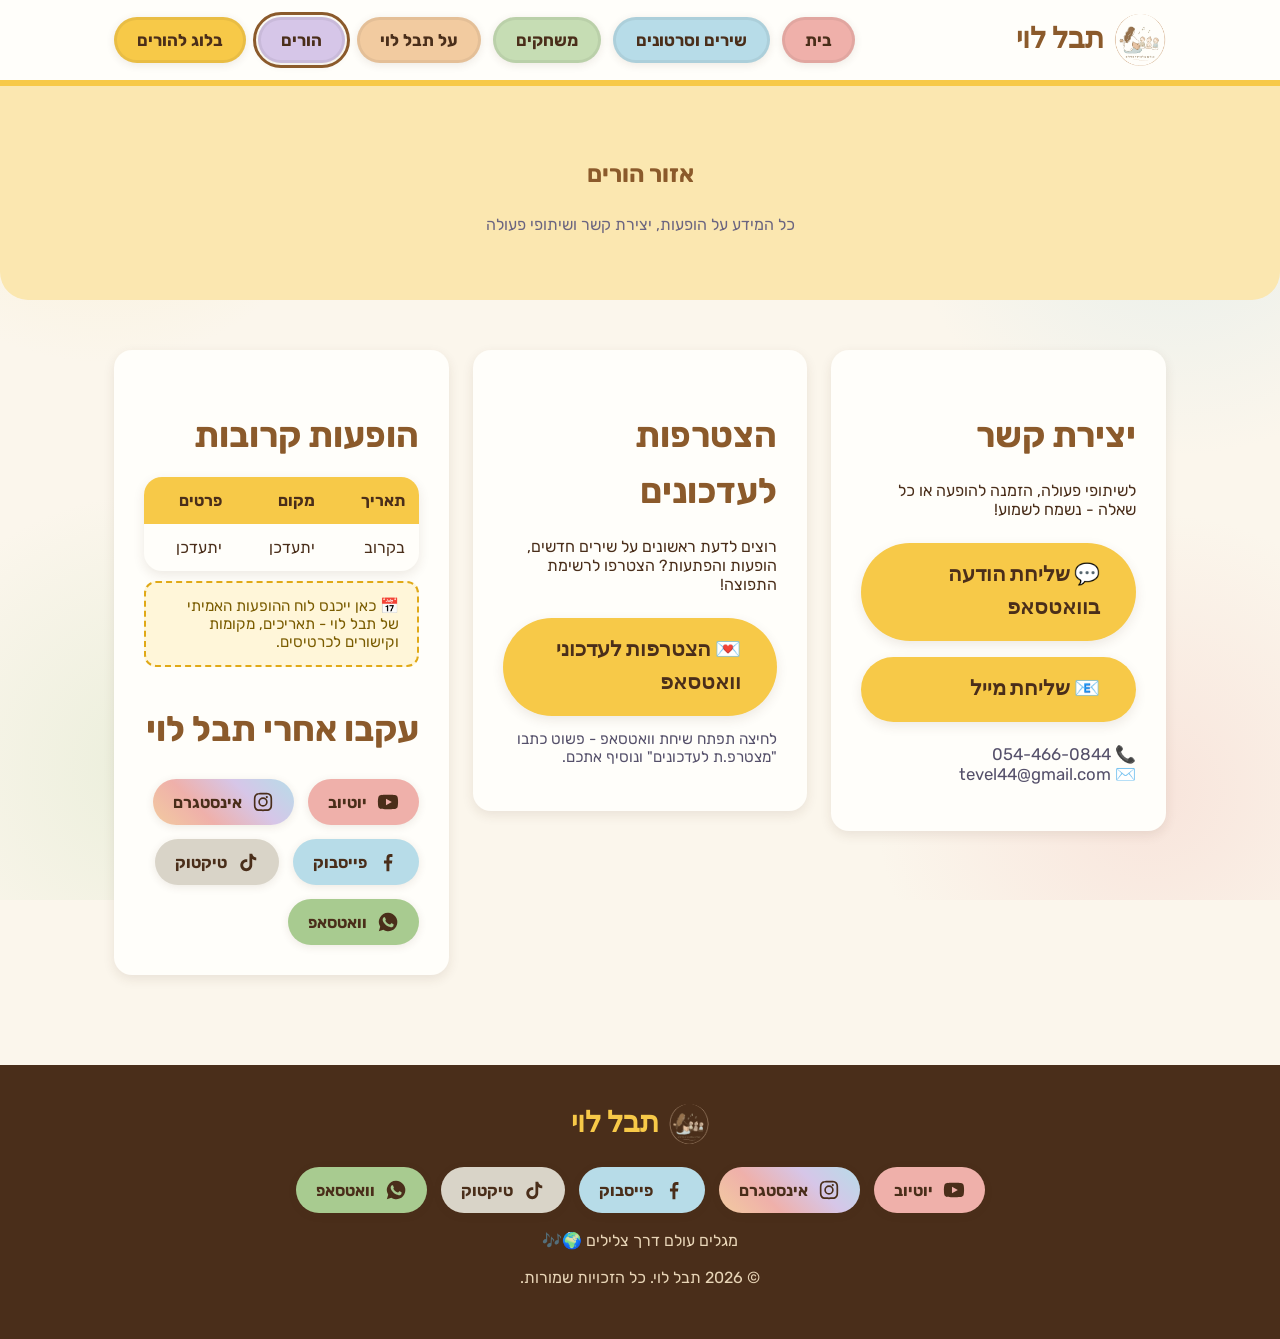
<file: parents.html>
<!DOCTYPE html>
<html lang="he" dir="rtl">
<head>
<meta charset="UTF-8">
<meta name="viewport" content="width=device-width, initial-scale=1.0">
<title>הורים ויצירת קשר | תבל לוי</title>
<meta name="description" content="מידע להורים: הופעות קרובות, יצירת קשר עם תבל לוי והצטרפות לעדכונים.">
<link rel="preconnect" href="https://fonts.googleapis.com">
<link href="https://fonts.googleapis.com/css2?family=Baloo+2:wght@500;700;800&family=Rubik:wght@400;500;700&display=swap" rel="stylesheet">
<link rel="stylesheet" href="styles.css?v=3">
</head>
<body>

<header class="site-header">
  <div class="header-inner">
    <a href="index.html" class="logo">
      <img src="images/tevel-logo.png" alt="תבל לוי">
      תבל לוי
    </a>
    <button class="nav-toggle" id="navToggle" aria-label="פתח תפריט" aria-expanded="false">☰</button>
    <nav class="main-nav" id="mainNav">
      <ul>
        <li><a href="index.html">בית</a></li>
        <li><a href="songs.html">שירים וסרטונים</a></li>
        <li><a href="games.html">משחקים</a></li>
        <li><a href="about.html">על תבל לוי</a></li>
        <li><a href="parents.html" class="active">הורים</a></li>
        <li><a href="blog.html">בלוג להורים</a></li>
      </ul>
    </nav>
  </div>
</header>

<main>
  <section class="parents-hero">
    <div class="container" style="text-align:center;">
      <h1>אזור הורים</h1>
      <p class="tagline" style="color:#6B6580;">כל המידע על הופעות, יצירת קשר ושיתופי פעולה</p>
    </div>
  </section>

  <section class="section">
    <div class="container">
      <div class="card-grid" style="align-items:start;">

        <div class="contact-card">
          <h2 class="section-title green" style="text-align:right;">יצירת קשר</h2>
          <p>לשיתופי פעולה, הזמנה להופעה או כל שאלה - נשמח לשמוע!</p>
          <div style="display:flex; flex-direction:column; gap:16px; margin-top:24px;">
            <a class="btn btn-green" href="https://wa.me/972544660844" target="_blank" rel="noopener">💬 שליחת הודעה בוואטסאפ</a>
            <a class="btn btn-orange" href="mailto:tevel44@gmail.com">📧 שליחת מייל</a>
          </div>
          <p style="margin-top:22px; color:#55506A; font-size:1.05rem;">
            📞 054-466-0844<br>
            ✉️ tevel44@gmail.com
          </p>
        </div>

        <div class="contact-card">
          <h2 class="section-title purple" style="text-align:right;">הצטרפות לעדכונים</h2>
          <p>רוצים לדעת ראשונים על שירים חדשים, הופעות והפתעות? הצטרפו לרשימת התפוצה!</p>
          <div style="margin-top:24px;">
            <a class="btn btn-purple" href="https://wa.me/972544660844" target="_blank" rel="noopener">💌 הצטרפות לעדכוני וואטסאפ</a>
          </div>
          <p style="margin-top:14px; color:#55506A; font-size:0.95rem;">לחיצה תפתח שיחת וואטסאפ - פשוט כתבו "מצטרפ.ת לעדכונים" ונוסיף אתכם.</p>
        </div>

        <div class="info-card">
          <h2 class="section-title orange" style="text-align:right;">הופעות קרובות</h2>
          <table class="tour-table">
            <thead>
              <tr><th>תאריך</th><th>מקום</th><th>פרטים</th></tr>
            </thead>
            <tbody>
              <tr><td>בקרוב</td><td>יתעדכן</td><td>יתעדכן</td></tr>
            </tbody>
          </table>
          <div class="placeholder-note">
            📅 כאן ייכנס לוח ההופעות האמיתי של תבל לוי - תאריכים, מקומות וקישורים לכרטיסים.
          </div>

          <h2 class="section-title purple" style="text-align:right; margin-top:36px;">עקבו אחרי תבל לוי</h2>
          <div class="social-links">
            <a class="social-link social-youtube" href="https://www.youtube.com/@tevelkidsmusic" target="_blank" rel="noopener">
              <svg viewBox="0 0 24 24"><path d="M23 12s0-3.6-.5-5.3c-.3-1-1-1.8-2-2C18.5 4.2 12 4.2 12 4.2s-6.5 0-8.5.5c-1 .2-1.7 1-2 2C1 8.4 1 12 1 12s0 3.6.5 5.3c.3 1 1 1.8 2 2 2 .5 8.5.5 8.5.5s6.5 0 8.5-.5c1-.2 1.7-1 2-2 .5-1.7.5-5.3.5-5.3zM9.8 15.5V8.5l6.4 3.5-6.4 3.5z"/></svg>
              יוטיוב
            </a>
            <a class="social-link social-instagram" href="https://www.instagram.com/tevelkidsmusic" target="_blank" rel="noopener">
              <svg viewBox="0 0 24 24"><path d="M12 2c-2.7 0-3.05.01-4.12.06-1.06.05-1.79.22-2.43.47-.66.26-1.22.6-1.77 1.16-.56.55-.9 1.11-1.16 1.77-.25.64-.42 1.37-.47 2.43C2 8.95 2 9.3 2 12s.01 3.05.06 4.12c.05 1.06.22 1.79.47 2.43.26.66.6 1.22 1.16 1.77.55.56 1.11.9 1.77 1.16.64.25 1.37.42 2.43.47C8.95 22 9.3 22 12 22s3.05-.01 4.12-.06c1.06-.05 1.79-.22 2.43-.47.66-.26 1.22-.6 1.77-1.16.56-.55.9-1.11 1.16-1.77.25-.64.42-1.37.47-2.43.05-1.07.06-1.42.06-4.12s-.01-3.05-.06-4.12c-.05-1.06-.22-1.79-.47-2.43-.26-.66-.6-1.22-1.16-1.77-.55-.56-1.11-.9-1.77-1.16-.64-.25-1.37-.42-2.43-.47C15.05 2.01 14.7 2 12 2zm0 1.8c2.65 0 2.96.01 4.01.06.97.04 1.5.2 1.85.34.46.18.79.4 1.14.75.35.35.57.68.75 1.14.14.35.3.88.34 1.85.05 1.05.06 1.36.06 4.01s-.01 2.96-.06 4.01c-.04.97-.2 1.5-.34 1.85-.18.46-.4.79-.75 1.14-.35.35-.68.57-1.14.75-.35.14-.88.3-1.85.34-1.05.05-1.36.06-4.01.06s-2.96-.01-4.01-.06c-.97-.04-1.5-.2-1.85-.34-.46-.18-.79-.4-1.14-.75-.35-.35-.57-.68-.75-1.14-.14-.35-.3-.88-.34-1.85C3.8 14.96 3.8 14.65 3.8 12s.01-2.96.06-4.01c.04-.97.2-1.5.34-1.85.18-.46.4-.79.75-1.14.35-.35.68-.57 1.14-.75.35-.14.88-.3 1.85-.34C9.04 3.8 9.35 3.8 12 3.8zm0 3.05a5.15 5.15 0 100 10.3 5.15 5.15 0 000-10.3zm0 8.5a3.35 3.35 0 110-6.7 3.35 3.35 0 010 6.7zm5.35-8.7a1.2 1.2 0 11-2.4 0 1.2 1.2 0 012.4 0z"/></svg>
              אינסטגרם
            </a>
            <a class="social-link social-facebook" href="https://www.facebook.com/tevel.music" target="_blank" rel="noopener">
              <svg viewBox="0 0 24 24"><path d="M13.5 22v-8.4h2.8l.4-3.3h-3.2V8.1c0-.95.27-1.6 1.63-1.6h1.74V3.55C16.6 3.5 15.6 3.4 14.4 3.4c-2.4 0-4.05 1.47-4.05 4.17v2.7H7.6v3.3h2.75V22h3.15z"/></svg>
              פייסבוק
            </a>
            <a class="social-link social-tiktok" href="https://www.tiktok.com/@tevelkidsmusic" target="_blank" rel="noopener">
              <svg viewBox="0 0 24 24"><path d="M16.6 3c.4 2.2 2 3.9 4.4 4.1v3c-1.6.1-3-.4-4.4-1.3v6.7c0 3.6-2.9 6.5-6.5 6.5S3.6 19.1 3.6 15.5 6.5 9 10.1 9c.4 0 .8 0 1.1.1v3.1c-.4-.1-.7-.2-1.1-.2-1.9 0-3.4 1.5-3.4 3.4s1.5 3.4 3.4 3.4 3.5-1.5 3.5-3.4V3h3z"/></svg>
              טיקטוק
            </a>
            <a class="social-link social-whatsapp" href="https://wa.me/972544660844" target="_blank" rel="noopener">
              <svg viewBox="0 0 24 24"><path d="M12 2a10 10 0 00-8.5 15.2L2 22l4.9-1.5A10 10 0 1012 2zm5.9 14.3c-.3.7-1.4 1.3-2 1.4-.5.1-1.1.2-3.5-.7-3-1.2-4.9-4.2-5-4.4-.1-.2-1.2-1.6-1.2-3s.8-2.1 1-2.4c.2-.2.5-.3.7-.3h.5c.2 0 .4 0 .5.4.2.5.7 1.7.7 1.9.1.2.1.3 0 .5-.1.2-.2.3-.3.5-.2.2-.3.3-.1.6.2.3.9 1.4 1.9 2.3 1.3 1.1 2.4 1.5 2.7 1.6.3.1.5.1.6-.1.2-.2.7-.8.9-1.1.2-.3.4-.2.6-.1l1.7.8c.2.1.3.2.4.3.1.2.1 1-.2 1.7z"/></svg>
              וואטסאפ
            </a>
          </div>
        </div>

      </div>
    </div>
  </section>
</main>

<footer class="site-footer">
  <div class="container">
    <div class="logo" style="justify-content:center; color:var(--yellow);">
      <img src="images/tevel-logo.png" alt="תבל לוי" style="width:40px;height:40px;object-fit:cover;border-radius:50%;">
      תבל לוי
    </div>
    <div class="social-links">
      <a class="social-link social-youtube" href="https://www.youtube.com/@tevelkidsmusic" target="_blank" rel="noopener" aria-label="יוטיוב">
        <svg viewBox="0 0 24 24"><path d="M23 12s0-3.6-.5-5.3c-.3-1-1-1.8-2-2C18.5 4.2 12 4.2 12 4.2s-6.5 0-8.5.5c-1 .2-1.7 1-2 2C1 8.4 1 12 1 12s0 3.6.5 5.3c.3 1 1 1.8 2 2 2 .5 8.5.5 8.5.5s6.5 0 8.5-.5c1-.2 1.7-1 2-2 .5-1.7.5-5.3.5-5.3zM9.8 15.5V8.5l6.4 3.5-6.4 3.5z"/></svg>
        יוטיוב
      </a>
      <a class="social-link social-instagram" href="https://www.instagram.com/tevelkidsmusic" target="_blank" rel="noopener" aria-label="אינסטגרם">
        <svg viewBox="0 0 24 24"><path d="M12 2c-2.7 0-3.05.01-4.12.06-1.06.05-1.79.22-2.43.47-.66.26-1.22.6-1.77 1.16-.56.55-.9 1.11-1.16 1.77-.25.64-.42 1.37-.47 2.43C2 8.95 2 9.3 2 12s.01 3.05.06 4.12c.05 1.06.22 1.79.47 2.43.26.66.6 1.22 1.16 1.77.55.56 1.11.9 1.77 1.16.64.25 1.37.42 2.43.47C8.95 22 9.3 22 12 22s3.05-.01 4.12-.06c1.06-.05 1.79-.22 2.43-.47.66-.26 1.22-.6 1.77-1.16.56-.55.9-1.11 1.16-1.77.25-.64.42-1.37.47-2.43.05-1.07.06-1.42.06-4.12s-.01-3.05-.06-4.12c-.05-1.06-.22-1.79-.47-2.43-.26-.66-.6-1.22-1.16-1.77-.55-.56-1.11-.9-1.77-1.16-.64-.25-1.37-.42-2.43-.47C15.05 2.01 14.7 2 12 2zm0 1.8c2.65 0 2.96.01 4.01.06.97.04 1.5.2 1.85.34.46.18.79.4 1.14.75.35.35.57.68.75 1.14.14.35.3.88.34 1.85.05 1.05.06 1.36.06 4.01s-.01 2.96-.06 4.01c-.04.97-.2 1.5-.34 1.85-.18.46-.4.79-.75 1.14-.35.35-.68.57-1.14.75-.35.14-.88.3-1.85.34-1.05.05-1.36.06-4.01.06s-2.96-.01-4.01-.06c-.97-.04-1.5-.2-1.85-.34-.46-.18-.79-.4-1.14-.75-.35-.35-.57-.68-.75-1.14-.14-.35-.3-.88-.34-1.85C3.8 14.96 3.8 14.65 3.8 12s.01-2.96.06-4.01c.04-.97.2-1.5.34-1.85.18-.46.4-.79.75-1.14.35-.35.68-.57 1.14-.75.35-.14.88-.3 1.85-.34C9.04 3.8 9.35 3.8 12 3.8zm0 3.05a5.15 5.15 0 100 10.3 5.15 5.15 0 000-10.3zm0 8.5a3.35 3.35 0 110-6.7 3.35 3.35 0 010 6.7zm5.35-8.7a1.2 1.2 0 11-2.4 0 1.2 1.2 0 012.4 0z"/></svg>
        אינסטגרם
      </a>
      <a class="social-link social-facebook" href="https://www.facebook.com/tevel.music" target="_blank" rel="noopener" aria-label="פייסבוק">
        <svg viewBox="0 0 24 24"><path d="M13.5 22v-8.4h2.8l.4-3.3h-3.2V8.1c0-.95.27-1.6 1.63-1.6h1.74V3.55C16.6 3.5 15.6 3.4 14.4 3.4c-2.4 0-4.05 1.47-4.05 4.17v2.7H7.6v3.3h2.75V22h3.15z"/></svg>
        פייסבוק
      </a>
      <a class="social-link social-tiktok" href="https://www.tiktok.com/@tevelkidsmusic" target="_blank" rel="noopener" aria-label="טיקטוק">
        <svg viewBox="0 0 24 24"><path d="M16.6 3c.4 2.2 2 3.9 4.4 4.1v3c-1.6.1-3-.4-4.4-1.3v6.7c0 3.6-2.9 6.5-6.5 6.5S3.6 19.1 3.6 15.5 6.5 9 10.1 9c.4 0 .8 0 1.1.1v3.1c-.4-.1-.7-.2-1.1-.2-1.9 0-3.4 1.5-3.4 3.4s1.5 3.4 3.4 3.4 3.5-1.5 3.5-3.4V3h3z"/></svg>
        טיקטוק
      </a>
      <a class="social-link social-whatsapp" href="https://wa.me/972544660844" target="_blank" rel="noopener" aria-label="וואטסאפ">
        <svg viewBox="0 0 24 24"><path d="M12 2a10 10 0 00-8.5 15.2L2 22l4.9-1.5A10 10 0 1012 2zm5.9 14.3c-.3.7-1.4 1.3-2 1.4-.5.1-1.1.2-3.5-.7-3-1.2-4.9-4.2-5-4.4-.1-.2-1.2-1.6-1.2-3s.8-2.1 1-2.4c.2-.2.5-.3.7-.3h.5c.2 0 .4 0 .5.4.2.5.7 1.7.7 1.9.1.2.1.3 0 .5-.1.2-.2.3-.3.5-.2.2-.3.3-.1.6.2.3.9 1.4 1.9 2.3 1.3 1.1 2.4 1.5 2.7 1.6.3.1.5.1.6-.1.2-.2.7-.8.9-1.1.2-.3.4-.2.6-.1l1.7.8c.2.1.3.2.4.3.1.2.1 1-.2 1.7z"/></svg>
        וואטסאפ
      </a>
    </div>
    <p>מגלים עולם דרך צלילים 🌍🎶</p>
    <p>© 2026 תבל לוי. כל הזכויות שמורות.</p>
  </div>
</footer>

<script src="script.js"></script>
</body>
</html>
</file>
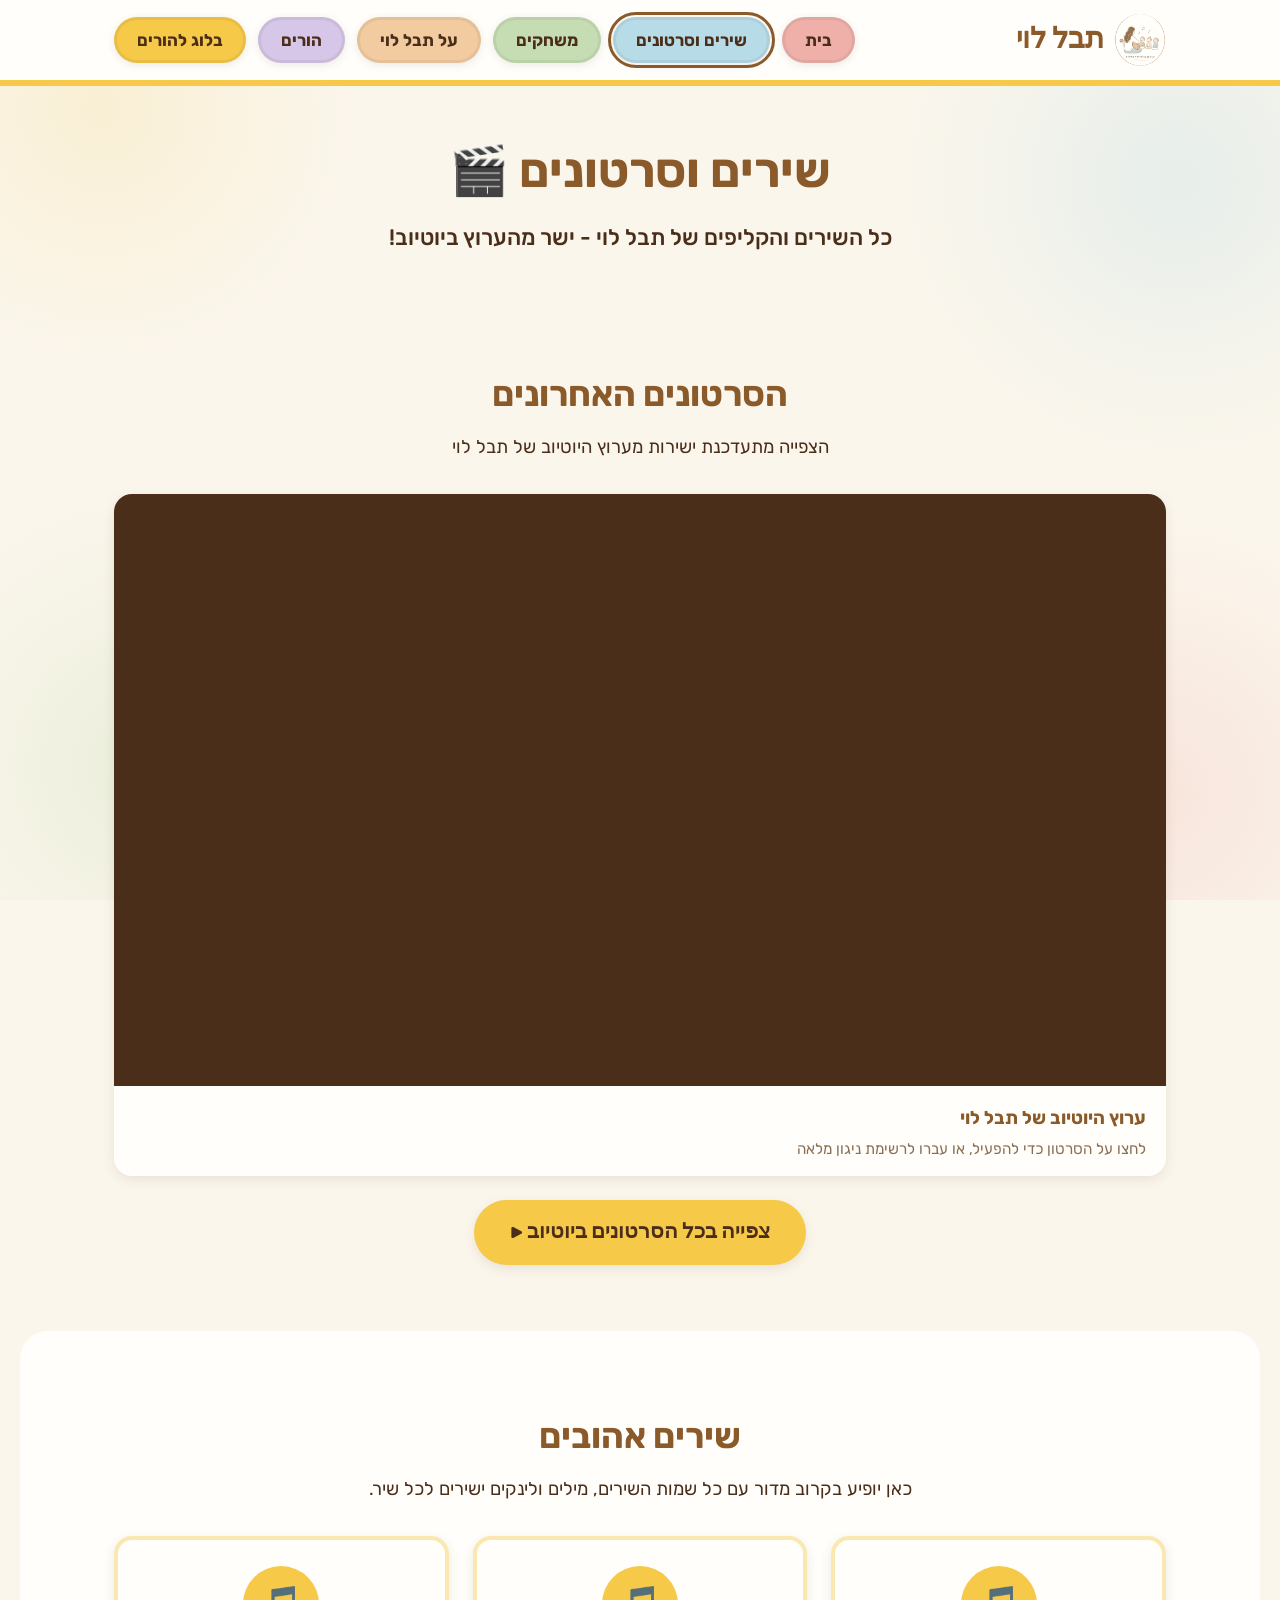
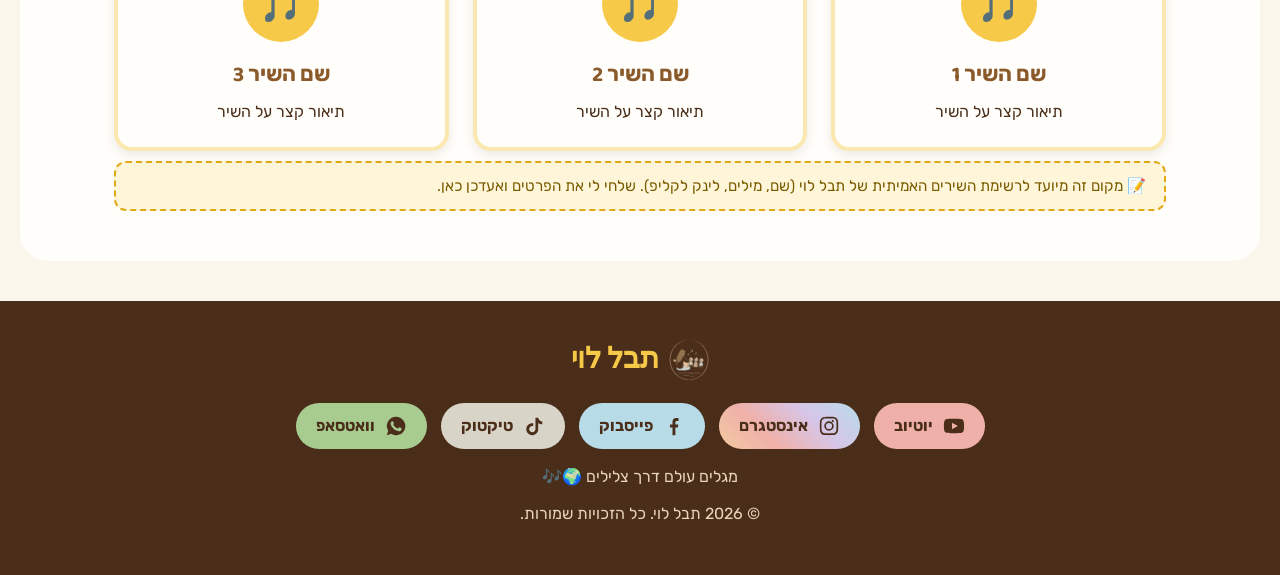
<file: songs.html>
<!DOCTYPE html>
<html lang="he" dir="rtl">
<head>
<meta charset="UTF-8">
<meta name="viewport" content="width=device-width, initial-scale=1.0">
<title>שירים וסרטונים | תבל לוי</title>
<meta name="description" content="כל השירים והסרטונים של תבל לוי לילדים - צפו עכשיו!">
<link rel="preconnect" href="https://fonts.googleapis.com">
<link href="https://fonts.googleapis.com/css2?family=Baloo+2:wght@500;700;800&family=Rubik:wght@400;500;700&display=swap" rel="stylesheet">
<link rel="stylesheet" href="styles.css?v=3">
</head>
<body>

<header class="site-header">
  <div class="header-inner">
    <a href="index.html" class="logo">
      <img src="images/tevel-logo.png" alt="תבל לוי">
      תבל לוי
    </a>
    <button class="nav-toggle" id="navToggle" aria-label="פתח תפריט" aria-expanded="false">☰</button>
    <nav class="main-nav" id="mainNav">
      <ul>
        <li><a href="index.html">בית</a></li>
        <li><a href="songs.html" class="active">שירים וסרטונים</a></li>
        <li><a href="games.html">משחקים</a></li>
        <li><a href="about.html">על תבל לוי</a></li>
        <li><a href="parents.html">הורים</a></li>
        <li><a href="blog.html">בלוג להורים</a></li>
      </ul>
    </nav>
  </div>
</header>

<main>
  <section class="hero container" style="padding-bottom:10px;">
    <div class="hero-text" style="text-align:center; margin:0 auto;">
      <h1>שירים וסרטונים 🎬</h1>
      <p class="tagline">כל השירים והקליפים של תבל לוי - ישר מהערוץ ביוטיוב!</p>
    </div>
  </section>

  <section class="section">
    <div class="container">
      <h2 class="section-title red">הסרטונים האחרונים</h2>
      <p class="section-sub">הצפייה מתעדכנת ישירות מערוץ היוטיוב של תבל לוי</p>
      <div class="video-card">
        <div class="video-frame">
          <iframe src="https://www.youtube.com/embed/videoseries?list=UU6FQpCP4sNmU-et5uZtSp8A"
            title="הסרטונים האחרונים של תבל לוי" allowfullscreen
            allow="accelerometer; autoplay; clipboard-write; encrypted-media; gyroscope; picture-in-picture"></iframe>
        </div>
        <div class="video-info">
          <h3>ערוץ היוטיוב של תבל לוי</h3>
          <p>לחצו על הסרטון כדי להפעיל, או עברו לרשימת ניגון מלאה</p>
        </div>
      </div>
      <p style="text-align:center; margin-top:24px;">
        <a class="btn btn-red" href="https://www.youtube.com/@tevelkidsmusic" target="_blank" rel="noopener">צפייה בכל הסרטונים ביוטיוב ▶</a>
      </p>
    </div>
  </section>

  <section class="section" style="background:var(--white); border-radius: var(--radius-lg); margin:0 20px;">
    <div class="container">
      <h2 class="section-title purple">שירים אהובים</h2>
      <p class="section-sub">כאן יופיע בקרוב מדור עם כל שמות השירים, מילים ולינקים ישירים לכל שיר.</p>
      <div class="card-grid">
        <div class="card border-purple">
          <div class="icon-circle bg-purple">🎵</div>
          <h3>שם השיר 1</h3>
          <p>תיאור קצר על השיר</p>
        </div>
        <div class="card border-purple">
          <div class="icon-circle bg-purple">🎵</div>
          <h3>שם השיר 2</h3>
          <p>תיאור קצר על השיר</p>
        </div>
        <div class="card border-purple">
          <div class="icon-circle bg-purple">🎵</div>
          <h3>שם השיר 3</h3>
          <p>תיאור קצר על השיר</p>
        </div>
      </div>
      <div class="placeholder-note">
        📝 מקום זה מיועד לרשימת השירים האמיתית של תבל לוי (שם, מילים, לינק לקליפ). שלחי לי את הפרטים ואעדכן כאן.
      </div>
    </div>
  </section>
</main>

<footer class="site-footer">
  <div class="container">
    <div class="logo" style="justify-content:center; color:var(--yellow);">
      <img src="images/tevel-logo.png" alt="תבל לוי" style="width:40px;height:40px;object-fit:cover;border-radius:50%;">
      תבל לוי
    </div>
    <div class="social-links">
      <a class="social-link social-youtube" href="https://www.youtube.com/@tevelkidsmusic" target="_blank" rel="noopener" aria-label="יוטיוב">
        <svg viewBox="0 0 24 24"><path d="M23 12s0-3.6-.5-5.3c-.3-1-1-1.8-2-2C18.5 4.2 12 4.2 12 4.2s-6.5 0-8.5.5c-1 .2-1.7 1-2 2C1 8.4 1 12 1 12s0 3.6.5 5.3c.3 1 1 1.8 2 2 2 .5 8.5.5 8.5.5s6.5 0 8.5-.5c1-.2 1.7-1 2-2 .5-1.7.5-5.3.5-5.3zM9.8 15.5V8.5l6.4 3.5-6.4 3.5z"/></svg>
        יוטיוב
      </a>
      <a class="social-link social-instagram" href="https://www.instagram.com/tevelkidsmusic" target="_blank" rel="noopener" aria-label="אינסטגרם">
        <svg viewBox="0 0 24 24"><path d="M12 2c-2.7 0-3.05.01-4.12.06-1.06.05-1.79.22-2.43.47-.66.26-1.22.6-1.77 1.16-.56.55-.9 1.11-1.16 1.77-.25.64-.42 1.37-.47 2.43C2 8.95 2 9.3 2 12s.01 3.05.06 4.12c.05 1.06.22 1.79.47 2.43.26.66.6 1.22 1.16 1.77.55.56 1.11.9 1.77 1.16.64.25 1.37.42 2.43.47C8.95 22 9.3 22 12 22s3.05-.01 4.12-.06c1.06-.05 1.79-.22 2.43-.47.66-.26 1.22-.6 1.77-1.16.56-.55.9-1.11 1.16-1.77.25-.64.42-1.37.47-2.43.05-1.07.06-1.42.06-4.12s-.01-3.05-.06-4.12c-.05-1.06-.22-1.79-.47-2.43-.26-.66-.6-1.22-1.16-1.77-.55-.56-1.11-.9-1.77-1.16-.64-.25-1.37-.42-2.43-.47C15.05 2.01 14.7 2 12 2zm0 1.8c2.65 0 2.96.01 4.01.06.97.04 1.5.2 1.85.34.46.18.79.4 1.14.75.35.35.57.68.75 1.14.14.35.3.88.34 1.85.05 1.05.06 1.36.06 4.01s-.01 2.96-.06 4.01c-.04.97-.2 1.5-.34 1.85-.18.46-.4.79-.75 1.14-.35.35-.68.57-1.14.75-.35.14-.88.3-1.85.34-1.05.05-1.36.06-4.01.06s-2.96-.01-4.01-.06c-.97-.04-1.5-.2-1.85-.34-.46-.18-.79-.4-1.14-.75-.35-.35-.57-.68-.75-1.14-.14-.35-.3-.88-.34-1.85C3.8 14.96 3.8 14.65 3.8 12s.01-2.96.06-4.01c.04-.97.2-1.5.34-1.85.18-.46.4-.79.75-1.14.35-.35.68-.57 1.14-.75.35-.14.88-.3 1.85-.34C9.04 3.8 9.35 3.8 12 3.8zm0 3.05a5.15 5.15 0 100 10.3 5.15 5.15 0 000-10.3zm0 8.5a3.35 3.35 0 110-6.7 3.35 3.35 0 010 6.7zm5.35-8.7a1.2 1.2 0 11-2.4 0 1.2 1.2 0 012.4 0z"/></svg>
        אינסטגרם
      </a>
      <a class="social-link social-facebook" href="https://www.facebook.com/tevel.music" target="_blank" rel="noopener" aria-label="פייסבוק">
        <svg viewBox="0 0 24 24"><path d="M13.5 22v-8.4h2.8l.4-3.3h-3.2V8.1c0-.95.27-1.6 1.63-1.6h1.74V3.55C16.6 3.5 15.6 3.4 14.4 3.4c-2.4 0-4.05 1.47-4.05 4.17v2.7H7.6v3.3h2.75V22h3.15z"/></svg>
        פייסבוק
      </a>
      <a class="social-link social-tiktok" href="https://www.tiktok.com/@tevelkidsmusic" target="_blank" rel="noopener" aria-label="טיקטוק">
        <svg viewBox="0 0 24 24"><path d="M16.6 3c.4 2.2 2 3.9 4.4 4.1v3c-1.6.1-3-.4-4.4-1.3v6.7c0 3.6-2.9 6.5-6.5 6.5S3.6 19.1 3.6 15.5 6.5 9 10.1 9c.4 0 .8 0 1.1.1v3.1c-.4-.1-.7-.2-1.1-.2-1.9 0-3.4 1.5-3.4 3.4s1.5 3.4 3.4 3.4 3.5-1.5 3.5-3.4V3h3z"/></svg>
        טיקטוק
      </a>
      <a class="social-link social-whatsapp" href="https://wa.me/972544660844" target="_blank" rel="noopener" aria-label="וואטסאפ">
        <svg viewBox="0 0 24 24"><path d="M12 2a10 10 0 00-8.5 15.2L2 22l4.9-1.5A10 10 0 1012 2zm5.9 14.3c-.3.7-1.4 1.3-2 1.4-.5.1-1.1.2-3.5-.7-3-1.2-4.9-4.2-5-4.4-.1-.2-1.2-1.6-1.2-3s.8-2.1 1-2.4c.2-.2.5-.3.7-.3h.5c.2 0 .4 0 .5.4.2.5.7 1.7.7 1.9.1.2.1.3 0 .5-.1.2-.2.3-.3.5-.2.2-.3.3-.1.6.2.3.9 1.4 1.9 2.3 1.3 1.1 2.4 1.5 2.7 1.6.3.1.5.1.6-.1.2-.2.7-.8.9-1.1.2-.3.4-.2.6-.1l1.7.8c.2.1.3.2.4.3.1.2.1 1-.2 1.7z"/></svg>
        וואטסאפ
      </a>
    </div>
    <p>מגלים עולם דרך צלילים 🌍🎶</p>
    <p>© 2026 תבל לוי. כל הזכויות שמורות.</p>
  </div>
</footer>

<script src="script.js"></script>
</body>
</html>
</file>
<file: styles.css>
/* ===== תבל | אתר מוסיקת ילדים — עיצוב בהשראת רחוב סומסום ===== */

:root {
  --yellow: #F7C948;
  --yellow-dark: #E0A917;
  --yellow-light: #FBE7B0;
  --red: #EFB0AA;
  --red-dark: #DB938C;
  --blue: #B7DCE8;
  --blue-dark: #96C4D4;
  --green: #C6DDB4;
  --green-dark: #A8CB90;
  --orange: #F2CBA0;
  --orange-dark: #E3AF77;
  --purple: #D6C6E8;
  --purple-dark: #B9A4D4;
  --cream: #FBF6EC;
  --ink: #4A2E1A;
  --heading: #8B5A2B;
  --white: #FFFEFA;

  /* dominant palette: background (cream + banana yellow), headings (--heading), body text (--ink) */
  --btn: var(--yellow);
  --btn-light: var(--yellow-light);
  --accent: var(--heading);

  --radius-lg: 28px;
  --radius-md: 18px;
  --radius-sm: 12px;
  --shadow: 0 4px 12px rgba(74,46,26,0.10);
  --shadow-sm: 0 2px 8px rgba(74,46,26,0.10);
}

* { box-sizing: border-box; }

a, button, .btn, .card, .memory-tile, .simon-pad, .nav-toggle, .social-link {
  cursor: url('images/cursor-logo-mini.png') 3 3, pointer;
}

html { scroll-behavior: smooth; }

body {
  margin: 0;
  direction: rtl;
  font-family: 'Rubik', 'Segoe UI', sans-serif;
  background: var(--cream);
  color: var(--ink);
  background-image:
    radial-gradient(circle at 8% 12%, rgba(246,226,168,0.35) 0, transparent 18%),
    radial-gradient(circle at 92% 20%, rgba(183,220,232,0.3) 0, transparent 20%),
    radial-gradient(circle at 12% 85%, rgba(198,221,180,0.3) 0, transparent 20%),
    radial-gradient(circle at 90% 88%, rgba(239,176,170,0.25) 0, transparent 20%);
  background-attachment: fixed;
}

h1, h2, h3, .display {
  font-family: 'Baloo 2', 'Rubik', sans-serif;
  font-weight: 700;
  color: var(--heading);
}

a { color: inherit; text-decoration: none; }

img { max-width: 100%; display: block; }

.container {
  max-width: 1100px;
  margin: 0 auto;
  padding: 0 24px;
}

/* ===== Header / Nav ===== */

.site-header {
  background: var(--white);
  border-bottom: 6px solid var(--yellow);
  position: sticky;
  top: 0;
  z-index: 100;
}

.header-inner {
  display: flex;
  align-items: center;
  justify-content: space-between;
  padding: 14px 24px;
  max-width: 1100px;
  margin: 0 auto;
}

.logo {
  display: flex;
  align-items: center;
  gap: 10px;
  font-family: 'Baloo 2', sans-serif;
  font-size: 1.8rem;
  font-weight: 700;
  color: var(--heading);
}

.logo img { width: 52px; height: 52px; object-fit: cover; border-radius: 50%; }

.nav-toggle {
  display: none;
  background: var(--yellow);
  border: none;
  border-radius: var(--radius-sm);
  font-size: 1.6rem;
  padding: 8px 14px;
  box-shadow: var(--shadow-sm);
}

.main-nav ul {
  list-style: none;
  display: flex;
  gap: 12px;
  margin: 0;
  padding: 0;
  flex-wrap: wrap;
}

.main-nav a {
  display: inline-block;
  padding: 10px 20px;
  border-radius: 999px;
  font-weight: 700;
  font-size: 1.05rem;
  color: var(--ink);
  box-shadow: var(--shadow-sm);
  transition: transform 0.3s ease;
  border: 3px solid rgba(0,0,0,0.06);
}

.main-nav a:hover, .main-nav a:focus-visible {
  transform: translateY(-2px);
}

.main-nav a.active {
  outline: 3px solid var(--accent);
  outline-offset: 2px;
}

.main-nav li:nth-child(1) a { background: var(--red); }
.main-nav li:nth-child(2) a { background: var(--blue); }
.main-nav li:nth-child(3) a { background: var(--green); }
.main-nav li:nth-child(4) a { background: var(--orange); }
.main-nav li:nth-child(5) a { background: var(--purple); }
.main-nav li:nth-child(6) a { background: var(--yellow); }

/* ===== Buttons ===== */

.btn {
  display: inline-block;
  padding: 16px 36px;
  border-radius: 999px;
  font-family: 'Baloo 2', sans-serif;
  font-weight: 700;
  font-size: 1.3rem;
  color: var(--ink);
  box-shadow: var(--shadow);
  border: none;
  transition: transform 0.3s ease, box-shadow 0.3s ease;
}

.btn:hover, .btn:focus-visible {
  transform: translateY(-2px);
}

.btn:active {
  transform: translateY(0);
  box-shadow: var(--shadow-sm);
}

.btn-red, .btn-blue, .btn-green, .btn-orange, .btn-purple, .btn-yellow {
  background: var(--btn);
}

/* ===== Hero ===== */

.hero {
  padding: 60px 0 40px;
}

.hero-inner {
  display: flex;
  align-items: center;
  gap: 40px;
  flex-wrap: wrap;
}

.hero-text { flex: 1 1 420px; }
.hero-image { flex: 1 1 320px; text-align: center; }
.hero-image img { max-width: 380px; margin: 0 auto; filter: drop-shadow(0 12px 0 rgba(0,0,0,0.08)); }

.hero h1 {
  font-size: 3rem;
  line-height: 1.15;
  margin: 0 0 16px;
}

.hero .tagline {
  font-size: 1.4rem;
  color: var(--ink);
  margin-bottom: 28px;
  font-weight: 500;
}

.hero-ctas { display: flex; gap: 16px; flex-wrap: wrap; }

/* ===== Section blocks ===== */

.section {
  padding: 50px 0;
}

.section-title {
  text-align: center;
  font-size: 2.2rem;
  margin-bottom: 12px;
}

.section-title.red, .section-title.blue, .section-title.green,
.section-title.orange, .section-title.purple {
  color: var(--heading);
}

.section-sub {
  text-align: center;
  font-size: 1.15rem;
  max-width: 640px;
  margin: 0 auto 36px;
  color: var(--ink);
}

/* ===== Cards / grids ===== */

.card-grid {
  display: grid;
  grid-template-columns: repeat(auto-fit, minmax(240px, 1fr));
  gap: 24px;
}

.card {
  background: var(--white);
  border-radius: var(--radius-md);
  padding: 26px;
  box-shadow: var(--shadow);
  text-align: center;
  border: 4px solid transparent;
  transition: transform 0.3s ease;
}

.card:hover { transform: translateY(-3px); }

.card .icon-circle {
  width: 76px;
  height: 76px;
  border-radius: 50%;
  display: flex;
  align-items: center;
  justify-content: center;
  font-size: 2.2rem;
  margin: 0 auto 16px;
  color: var(--ink);
}

.card h3 { margin: 0 0 10px; font-size: 1.35rem; }
.card p { margin: 0; color: var(--ink); }

.bg-red, .bg-blue, .bg-green, .bg-orange, .bg-purple, .bg-yellow {
  background: var(--btn);
}

/* ===== Blog post gallery ===== */

.post-card {
  display: block;
  background: var(--white);
  border-radius: var(--radius-md);
  overflow: hidden;
  box-shadow: var(--shadow);
  transition: transform 0.3s ease;
  color: var(--ink);
}

.post-card:hover { transform: translateY(-3px); }

.post-card img {
  width: 100%;
  aspect-ratio: 4/3;
  object-fit: cover;
}

.post-card h3 {
  margin: 0;
  padding: 16px 18px;
  font-size: 1.15rem;
  text-align: center;
}

.border-red, .border-blue, .border-green, .border-orange, .border-purple {
  border-color: var(--btn-light);
}

/* ===== Video grid (songs page) ===== */

.video-card {
  background: var(--white);
  border-radius: var(--radius-md);
  overflow: hidden;
  box-shadow: var(--shadow);
}

.video-frame {
  position: relative;
  padding-bottom: 56.25%;
  height: 0;
  background: var(--ink);
}

.video-frame iframe {
  position: absolute;
  inset: 0;
  width: 100%;
  height: 100%;
  border: 0;
}

.video-card .video-info { padding: 18px 20px; }
.video-card h3 { margin: 0 0 6px; font-size: 1.15rem; }
.video-card p { margin: 0; color: #8A6F55; font-size: 0.95rem; }

.placeholder-note {
  background: #FFF6D9;
  border: 2px dashed var(--yellow-dark);
  border-radius: var(--radius-sm);
  padding: 14px 18px;
  font-size: 0.95rem;
  color: #7A5C00;
  margin-top: 10px;
}

/* ===== Games ===== */

.game-card {
  background: var(--white);
  border-radius: var(--radius-lg);
  padding: 30px;
  box-shadow: var(--shadow);
  border: 4px solid var(--yellow);
}

.game-card h3 { font-size: 1.6rem; margin-top: 0; }

.memory-grid {
  display: grid;
  grid-template-columns: repeat(4, 1fr);
  gap: 12px;
  max-width: 480px;
  margin: 24px auto;
}

.memory-tile {
  aspect-ratio: 1;
  border-radius: var(--radius-sm);
  background: var(--btn);
  font-size: 2.2rem;
  display: flex;
  align-items: center;
  justify-content: center;
  color: var(--white);
  box-shadow: var(--shadow-sm);
  user-select: none;
  border: none;
  padding: 0;
  font-family: inherit;
  transition: transform 0.2s ease;
}

.memory-tile.flipped, .memory-tile.matched {
  background: var(--white);
  color: var(--ink);
  transform: scale(1.03);
}

.memory-tile.matched { background: var(--accent); color: var(--white); }

.game-status {
  text-align: center;
  font-weight: 700;
  font-size: 1.1rem;
  color: var(--heading);
}

.simon-grid {
  display: grid;
  grid-template-columns: repeat(2, 1fr);
  gap: 12px;
  max-width: 300px;
  margin: 24px auto;
}

.simon-pad {
  aspect-ratio: 1;
  border-radius: var(--radius-md);
  border: none;
  opacity: 0.88;
  box-shadow: var(--shadow-sm);
  transition: opacity 0.4s ease;
}

.simon-pad:active { opacity: 1; }
.simon-pad.lit { opacity: 1; }
.simon-pad.pad-red { background: var(--red); border-radius: var(--radius-md) var(--radius-sm) var(--radius-sm) var(--radius-sm); }
.simon-pad.pad-blue { background: var(--blue); border-radius: var(--radius-sm) var(--radius-md) var(--radius-sm) var(--radius-sm); }
.simon-pad.pad-green { background: var(--green); border-radius: var(--radius-sm) var(--radius-sm) var(--radius-md) var(--radius-sm); }
.simon-pad.pad-yellow { background: var(--yellow); border-radius: var(--radius-sm) var(--radius-sm) var(--radius-sm) var(--radius-md); }

/* ===== About page ===== */

.about-hero {
  display: flex;
  gap: 40px;
  align-items: center;
  flex-wrap: wrap;
}

.about-hero img { max-width: 300px; margin: 0 auto; }

.timeline {
  max-width: 700px;
  margin: 0 auto;
  border-right: 4px solid var(--btn-light);
  padding-right: 24px;
}

.timeline-item { margin-bottom: 28px; position: relative; }
.timeline-item::before {
  content: '🎵';
  position: absolute;
  right: -38px;
  top: 0;
  background: var(--white);
  border: 3px solid var(--btn-light);
  border-radius: 50%;
  width: 32px;
  height: 32px;
  display: flex;
  align-items: center;
  justify-content: center;
  font-size: 0.95rem;
}

.timeline-item h3 { margin: 0 0 6px; }
.timeline-item p { margin: 0; color: var(--ink); }

/* ===== Parents page ===== */

.parents-hero {
  background: var(--btn-light);
  color: var(--ink);
  padding: 50px 0;
  border-radius: 0 0 var(--radius-lg) var(--radius-lg);
}


.contact-card, .info-card {
  background: var(--white);
  border-radius: var(--radius-md);
  padding: 30px;
  box-shadow: var(--shadow);
}

.social-links {
  display: flex;
  gap: 14px;
  flex-wrap: wrap;
  margin-top: 20px;
}

.social-link {
  display: flex;
  align-items: center;
  gap: 10px;
  padding: 12px 20px;
  border-radius: 999px;
  color: var(--white);
  font-weight: 700;
  box-shadow: var(--shadow-sm);
}

.social-link svg { width: 22px; height: 22px; fill: currentColor; }

.social-link {
  color: var(--ink);
  transition: transform 0.3s ease, box-shadow 0.3s ease;
}

.social-link:hover, .social-link:focus-visible {
  transform: translateY(-2px);
  box-shadow: 0 4px 14px rgba(85,80,106,0.16);
}

.social-youtube { background: #EFB0AA; }
.social-instagram { background: linear-gradient(45deg, #F2CBA0, #EFB0AA, #D6C6E8, #B7DCE8); }
.social-facebook { background: #B7DCE8; }
.social-tiktok { background: #D9D4C8; }
.social-whatsapp { background: #A8CB90; }

.site-footer .social-link { color: var(--ink); }

table.tour-table {
  width: 100%;
  border-collapse: collapse;
  background: var(--white);
  border-radius: var(--radius-md);
  overflow: hidden;
  box-shadow: var(--shadow);
}

table.tour-table th {
  background: var(--btn);
  color: var(--ink);
  padding: 14px;
  text-align: right;
}

table.tour-table td {
  padding: 14px;
  border-bottom: 2px solid #F1EEF8;
}

table.tour-table tr:last-child td { border-bottom: none; }

/* ===== Footer ===== */

.site-footer {
  background: var(--ink);
  color: var(--white);
  padding: 36px 0;
  margin-top: 40px;
  text-align: center;
}

.site-footer .social-links { justify-content: center; }

.site-footer p { color: #E8D5B7; margin-top: 18px; }

/* ===== Responsive ===== */

@media (max-width: 800px) {
  .nav-toggle { display: inline-block; }

  .main-nav {
    display: none;
    width: 100%;
  }

  .main-nav.open { display: block; }

  .main-nav ul {
    flex-direction: column;
  }

  .header-inner { flex-wrap: wrap; }

  .hero h1 { font-size: 2.2rem; }

  .memory-grid { grid-template-columns: repeat(3, 1fr); }
}
</file>
